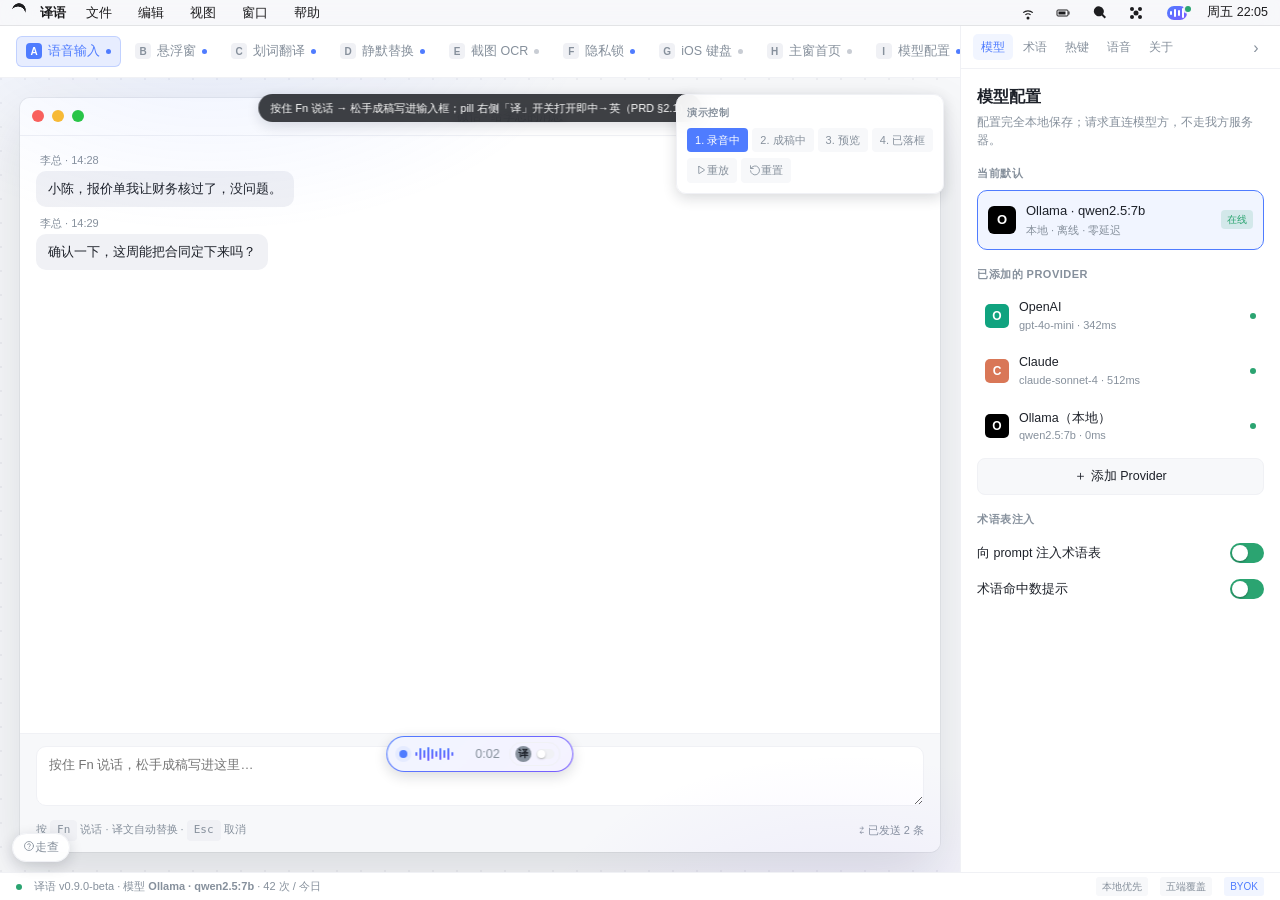
<file: prototypes/v7-spa/index.html>
<!DOCTYPE html>
<html lang="zh-CN">
<head>
<meta charset="UTF-8" />
<meta name="viewport" content="width=device-width, initial-scale=1.0" />
<meta name="description" content="译语 · 全平台 BYOK AI 语音成稿输入助手原型演示 · v7.2 设计优化版 · 15 页全量（macOS / Windows / iOS / Android 四端覆盖）" />
<meta name="theme-color" content="#4F7CFF" />
<title>译语 v7.2 · 15 页全量演示（四端覆盖 · 成稿范式 · 设计优化版）</title>
<link rel="icon" href="data:image/svg+xml,%3Csvg xmlns='http://www.w3.org/2000/svg' viewBox='0 0 64 64'%3E%3Crect width='64' height='64' rx='14' fill='%234F7CFF'/%3E%3Ctext x='32' y='44' text-anchor='middle' fill='white' font-family='sans-serif' font-size='36' font-weight='600'%3E译%3C/text%3E%3C/svg%3E" />
<link rel="stylesheet" href="styles.css" />
</head>
<body>
<!-- ============ 顶部 macOS 菜单栏 ============ -->
<div class="menubar" role="banner">
  <div class="menubar-left">
    <span class="menubar-apple" aria-hidden="true"></span>
    <span class="menubar-app" aria-current="page">译语</span>
    <span class="menubar-item" role="menuitem">文件</span>
    <span class="menubar-item" role="menuitem">编辑</span>
    <span class="menubar-item" role="menuitem">视图</span>
    <span class="menubar-item" role="menuitem">窗口</span>
    <span class="menubar-item" role="menuitem">帮助</span>
  </div>
  <div class="menubar-right">
    <span class="menubar-icon" title="Wi-Fi" aria-label="Wi-Fi">
      <svg viewBox="0 0 16 16" fill="currentColor" aria-hidden="true"><path d="M8 11.5a1.5 1.5 0 100 3 1.5 1.5 0 000-3zM5 9.4a4.2 4.2 0 016 0l-.85.85a3 3 0 00-4.3 0L5 9.4zM2.8 7.2a7.8 7.8 0 0110.4 0l-.85.86a6.6 6.6 0 00-8.7 0l-.85-.86z"/></svg>
    </span>
    <span class="menubar-icon" title="电池" aria-label="电池 87%">
      <svg viewBox="0 0 16 16" fill="currentColor" aria-hidden="true"><rect x="1" y="5" width="11" height="6" rx="1" fill="none" stroke="currentColor" stroke-width="1"/><rect x="2.5" y="6.5" width="7" height="3" fill="currentColor"/><rect x="12.5" y="6.5" width="1" height="3" fill="currentColor"/></svg>
    </span>
    <span class="menubar-icon" title="搜索" aria-label="搜索">
      <svg viewBox="0 0 16 16" fill="currentColor" aria-hidden="true"><path d="M11 7a4 4 0 11-8 0 4 4 0 018 0zm-1.4 3.5a5 5 0 111.4-1.4l3 3-1.4 1.4-3-3z"/></svg>
    </span>
    <span class="menubar-icon" title="控制中心" aria-label="控制中心">
      <svg viewBox="0 0 16 16" fill="currentColor" aria-hidden="true"><circle cx="4" cy="4" r="2"/><circle cx="12" cy="4" r="2"/><circle cx="4" cy="12" r="2"/><circle cx="12" cy="12" r="2"/><circle cx="8" cy="8" r="2.5"/></svg>
    </span>
    <button class="menubar-icon lingual" id="lingualIcon" aria-haspopup="dialog" aria-expanded="false" title="译语 · 当前在线">
      <span class="lingual-pill" aria-hidden="true">
        <span class="lingual-bar a"></span>
        <span class="lingual-bar b"></span>
        <span class="lingual-bar c"></span>
        <span class="lingual-bar d"></span>
      </span>
      <span class="lingual-status" aria-hidden="true"></span>
    </button>
    <time class="menubar-clock" id="menubarClock" datetime="2026-09-26T14:32">周六 14:32</time>
  </div>
</div>

<!-- ============ 译语菜单栏 Popover ============ -->
<div class="lingual-popover" id="lingualPopover" role="dialog" aria-labelledby="popover-title" hidden>
  <div class="popover-head">
    <div class="popover-title">
      <strong id="popover-title">译语</strong>
      <span class="popover-sub">按住 <kbd>Fn</kbd> 说话 · <kbd>⌥ Space</kbd> 唤起悬浮窗</span>
    </div>
    <span class="popover-dot ok" aria-label="在线"></span>
  </div>
  <div class="popover-section">
    <div class="popover-row">
      <span>当前模型</span>
      <span class="popover-val">Ollama · qwen2.5:7b</span>
    </div>
    <div class="popover-row">
      <span>语言方向</span>
      <span class="popover-val"><button type="button" style="all:unset;cursor:pointer;color:var(--brand)">中文 → English ⇄</button></span>
    </div>
    <div class="popover-row">
      <span>今日调用</span>
      <span class="popover-val">42 次 · 本地 0 ¥</span>
    </div>
  </div>
  <!-- v6 补全（PRD §6 #13 / ADR-005）：最近一条译文 + 复制/注入按钮 -->
  <div class="popover-divider" role="separator"></div>
  <div class="popover-recent" aria-label="最近一条译文">
    <div class="pocr-label">最近一条 · 刚刚 · A 流程</div>
    <div class="pocr-src">那个报价我确认没问题，下周三之前可以签合同。</div>
    <div class="pocr-tgt">Confirmed, no problem with the quote. We can sign the contract before next Wednesday.</div>
    <div class="pocr-actions">
      <button type="button" id="popoverCopy"><span class="ic sm" aria-hidden="true"><svg viewBox="0 0 24 24" fill="none" stroke="currentColor" stroke-width="1.7" stroke-linecap="round" stroke-linejoin="round"><rect x="9" y="9" width="12" height="12" rx="2.5"/><path d="M5.5 15H4.5A2 2 0 0 1 2.5 13V4.5a2 2 0 0 1 2-2H13a2 2 0 0 1 2 2v1"/></svg></span>复制</button>
      <button type="button" id="popoverInject" class="primary"><span class="ic sm" aria-hidden="true"><svg viewBox="0 0 24 24" fill="none" stroke="currentColor" stroke-width="1.7" stroke-linecap="round" stroke-linejoin="round"><path d="M12 3v11.5M6.5 9.5 12 15l5.5-5.5"/><path d="M4.5 20.5h15"/></svg></span>注入</button>
    </div>
  </div>
  <div class="popover-divider" role="separator"></div>
  <div class="popover-list" role="group" aria-label="翻译流程">
    <button type="button" class="popover-item" data-trigger="A"><span class="ic sm" aria-hidden="true"><svg viewBox="0 0 24 24" fill="none" stroke="currentColor" stroke-width="1.7" stroke-linecap="round" stroke-linejoin="round"><rect x="9" y="2.5" width="6" height="11.5" rx="3"/><path d="M5.5 11a6.5 6.5 0 0 0 13 0M12 17.5V21M9 21h6"/></svg></span>按住说话（<kbd>Fn</kbd>）</button>
    <button type="button" class="popover-item" data-trigger="B"><span class="ic sm" aria-hidden="true"><svg viewBox="0 0 24 24" fill="none" stroke="currentColor" stroke-width="1.7" stroke-linecap="round" stroke-linejoin="round"><rect x="3" y="4.5" width="18" height="15" rx="3"/><path d="M3 9h18M6.5 6.75h.01M9 6.75h.01"/></svg></span>悬浮窗翻译（<kbd>⌥ Space</kbd>）</button>
    <button type="button" class="popover-item" data-trigger="C"><span class="ic sm" aria-hidden="true"><svg viewBox="0 0 24 24" fill="none" stroke="currentColor" stroke-width="1.7" stroke-linecap="round" stroke-linejoin="round"><path d="M12 6.5v11"/><path d="M8 6.5h8M8 17.5h8"/><path d="M5 3.5h14M5 20.5h14" opacity="0.45"/></svg></span>划词翻译（<kbd>⌥ D</kbd>）</button>
    <button type="button" class="popover-item" data-trigger="D"><span class="ic sm" aria-hidden="true"><svg viewBox="0 0 24 24" fill="none" stroke="currentColor" stroke-width="1.7" stroke-linecap="round" stroke-linejoin="round"><path d="M16.5 3 21 7.5l-4.5 4.5"/><path d="M21 7.5H7"/><path d="M7.5 21 3 16.5 7.5 12"/><path d="M3 16.5h14"/></svg></span>静默替换（<kbd>⌥ Return</kbd>）</button>
    <button type="button" class="popover-item" data-trigger="E"><span class="ic sm" aria-hidden="true"><svg viewBox="0 0 24 24" fill="none" stroke="currentColor" stroke-width="1.7" stroke-linecap="round" stroke-linejoin="round"><path d="M4 8V6a2 2 0 0 1 2-2h2M16 4h2a2 2 0 0 1 2 2v2M20 16v2a2 2 0 0 1-2 2h-2M8 20H6a2 2 0 0 1-2-2v-2"/><path d="M4.5 12h15"/></svg></span>截图 OCR（<kbd>⌥ S</kbd>）</button>
  </div>
  <div class="popover-divider" role="separator"></div>
  <div class="popover-list" role="group" aria-label="设置">
    <button type="button" class="popover-item"><span class="ic sm" aria-hidden="true"><svg viewBox="0 0 24 24" fill="none" stroke="currentColor" stroke-width="1.7" stroke-linecap="round" stroke-linejoin="round"><path d="M10.4 3h3.2l.4 2.4a7 7 0 0 1 1.7 1l2.3-.9 1.6 2.8-1.8 1.6a7 7 0 0 1 0 2l1.8 1.6-1.6 2.8-2.3-.9a7 7 0 0 1-1.7 1L13.6 21h-3.2l-.4-2.4a7 7 0 0 1-1.7-1l-2.3.9-1.6-2.8 1.8-1.6a7 7 0 0 1 0-2L4.4 10.3 6 7.5l2.3.9a7 7 0 0 1 1.7-1z"/><circle cx="12" cy="12" r="2.8"/></svg></span>模型配置…</button>
    <button type="button" class="popover-item"><span class="ic sm" aria-hidden="true"><svg viewBox="0 0 24 24" fill="none" stroke="currentColor" stroke-width="1.7" stroke-linecap="round" stroke-linejoin="round"><path d="M4 19.5A2.5 2.5 0 0 1 6.5 17H20"/><path d="M6.5 2H20v20H6.5A2.5 2.5 0 0 1 4 19.5v-15A2.5 2.5 0 0 1 6.5 2z"/></svg></span>术语表…</button>
    <button type="button" class="popover-item"><span class="ic sm" aria-hidden="true"><svg viewBox="0 0 24 24" fill="none" stroke="currentColor" stroke-width="1.7" stroke-linecap="round" stroke-linejoin="round"><circle cx="12" cy="12" r="9"/><path d="M12 7v5l3.2 1.9"/></svg></span>历史记录…</button>
  </div>
  <div class="popover-divider" role="separator"></div>
  <div class="popover-list" role="group" aria-label="系统">
    <label class="popover-item toggle">
      <span>开机自启</span>
      <span class="mini-switch">
        <input type="checkbox" checked aria-label="开机自启" />
        <span class="ms-track"><span class="ms-thumb"></span></span>
      </span>
    </label>
    <label class="popover-item toggle">
      <span>隐私锁</span>
      <span class="mini-switch">
        <input type="checkbox" aria-label="隐私锁" />
        <span class="ms-track"><span class="ms-thumb"></span></span>
      </span>
    </label>
  </div>
  <div class="popover-foot">
    <button type="button" class="popover-foot-btn quit">退出译语</button>
  </div>
</div>

<!-- ============ 主舞台 ============ -->
<main class="stage">
  <nav class="stage-tabs" role="tablist" aria-label="演示流程">
    <button class="stage-tab active" data-tab="A" role="tab" aria-selected="true" id="tab-A" aria-controls="stageCanvas">
      <span class="tab-letter">A</span>
      <span class="tab-name">语音输入</span>
      <span class="tab-pill" data-priority="P0">P0</span>
    </button>
    <button class="stage-tab" data-tab="B" role="tab" aria-selected="false" id="tab-B" aria-controls="stageCanvas">
      <span class="tab-letter">B</span>
      <span class="tab-name">悬浮窗</span>
      <span class="tab-pill" data-priority="P0">P0</span>
    </button>
    <button class="stage-tab" data-tab="C" role="tab" aria-selected="false" id="tab-C" aria-controls="stageCanvas">
      <span class="tab-letter">C</span>
      <span class="tab-name">划词翻译</span>
      <span class="tab-pill" data-priority="P0">P0</span>
    </button>
    <button class="stage-tab" data-tab="D" role="tab" aria-selected="false" id="tab-D" aria-controls="stageCanvas">
      <span class="tab-letter">D</span>
      <span class="tab-name">静默替换</span>
      <span class="tab-pill" data-priority="P0">P0</span>
    </button>
    <button class="stage-tab" data-tab="E" role="tab" aria-selected="false" id="tab-E" aria-controls="stageCanvas">
      <span class="tab-letter">E</span>
      <span class="tab-name">截图 OCR</span>
      <span class="tab-pill" data-priority="P1">P1</span>
    </button>
    <button class="stage-tab" data-tab="F" role="tab" aria-selected="false" id="tab-F" aria-controls="stageCanvas">
      <span class="tab-letter">F</span>
      <span class="tab-name">隐私锁</span>
      <span class="tab-pill" data-priority="P0">P0</span>
    </button>
    <button class="stage-tab" data-tab="G" role="tab" aria-selected="false" id="tab-G" aria-controls="stageCanvas">
      <span class="tab-letter">G</span>
      <span class="tab-name">iOS 键盘</span>
      <span class="tab-pill" data-priority="P1">P1</span>
    </button>
    <button class="stage-tab" data-tab="H" role="tab" aria-selected="false" id="tab-H" aria-controls="stageCanvas">
      <span class="tab-letter">H</span>
      <span class="tab-name">主窗首页</span>
      <span class="tab-pill" data-priority="P1">P1</span>
    </button>
    <button class="stage-tab" data-tab="I" role="tab" aria-selected="false" id="tab-I" aria-controls="stageCanvas">
      <span class="tab-letter">I</span>
      <span class="tab-name">模型配置</span>
      <span class="tab-pill" data-priority="P0">P0</span>
    </button>
    <button class="stage-tab" data-tab="J" role="tab" aria-selected="false" id="tab-J" aria-controls="stageCanvas">
      <span class="tab-letter">J</span>
      <span class="tab-name">快捷键</span>
      <span class="tab-pill" data-priority="P0">P0</span>
    </button>
    <button class="stage-tab" data-tab="K" role="tab" aria-selected="false" id="tab-K" aria-controls="stageCanvas">
      <span class="tab-letter">K</span>
      <span class="tab-name">偏好/术语/Skills</span>
      <span class="tab-pill" data-priority="P0">P0</span>
    </button>
    <button class="stage-tab" data-tab="L" role="tab" aria-selected="false" id="tab-L" aria-controls="stageCanvas">
      <span class="tab-letter">L</span>
      <span class="tab-name">首次引导</span>
      <span class="tab-pill" data-priority="P0">P0</span>
    </button>
    <button class="stage-tab" data-tab="M" role="tab" aria-selected="false" id="tab-M" aria-controls="stageCanvas">
      <span class="tab-letter">M</span>
      <span class="tab-name">移动 App</span>
      <span class="tab-pill" data-priority="P1">P1</span>
    </button>
    <button class="stage-tab" data-tab="N" role="tab" aria-selected="false" id="tab-N" aria-controls="stageCanvas">
      <span class="tab-letter">N</span>
      <span class="tab-name">Windows 端</span>
      <span class="tab-pill" data-priority="P1">P1</span>
    </button>
    <button class="stage-tab" data-tab="O" role="tab" aria-selected="false" id="tab-O" aria-controls="stageCanvas">
      <span class="tab-letter">O</span>
      <span class="tab-name">Android 端</span>
      <span class="tab-pill" data-priority="P1">P1</span>
    </button>
  </nav>

  <div class="stage-canvas" id="stageCanvas" role="tabpanel" aria-labelledby="tab-A">
    <!-- 宿主应用：演示"任意输入框" -->
    <div class="host-app">
      <div class="host-titlebar">
        <span class="traffic-light" data-tl="close" aria-hidden="true"></span>
        <span class="traffic-light" data-tl="min" aria-hidden="true"></span>
        <span class="traffic-light" data-tl="max" aria-hidden="true"></span>
        <span class="host-title" id="hostTitle">WhatsApp · 给 Daniel 的消息</span>
      </div>
      <div class="host-body">
        <div class="host-thread" id="hostThread">
          <div class="msg msg-them">
            <div class="msg-meta">Daniel · 14:28</div>
            <div class="msg-bubble">Hi Kevin, can you confirm the quote by Wednesday? We want to sign the contract before next Friday.</div>
          </div>
          <div class="msg msg-them">
            <div class="msg-meta">Daniel · 14:29</div>
            <div class="msg-bubble">If the price is right, we're ready to move forward.</div>
          </div>
        </div>
        <div class="host-input-wrap">
          <textarea class="host-input" id="hostInput" placeholder="输入消息…（演示中：在任意位置点击即代表在输入框内）">我想确认一下，报价没问题的话，下周三之前能签合同。</textarea>
          <div class="host-input-bar">
            <span class="host-hint">按 <kbd>Fn</kbd> 说话 · 译文自动替换 · <kbd>Esc</kbd> 取消</span>
            <span class="host-status">⇄ 已发送 2 条</span>
          </div>
        </div>
      </div>
    </div>

    <!-- 演示组件叠层 -->
    <div class="stage-overlay" id="stageOverlay" aria-live="polite"></div>

    <!-- 演示控制面板 -->
    <div class="demo-controls" id="demoControls">
      <div class="demo-controls-title">演示控制</div>
      <div class="demo-controls-row" id="demoStateRow"></div>
      <div class="demo-controls-row">
        <button type="button" id="demoPlay"><span class="ic sm" aria-hidden="true"><svg viewBox="0 0 24 24" fill="none" stroke="currentColor" stroke-width="1.7" stroke-linecap="round" stroke-linejoin="round"><path d="M7.5 5.4v13.2a.6.6 0 0 0 .9.5l10.5-6.6a.6.6 0 0 0 0-1L8.4 4.9a.6.6 0 0 0-.9.5z"/></svg></span>重放</button>
        <button type="button" id="demoReset"><span class="ic sm" aria-hidden="true"><svg viewBox="0 0 24 24" fill="none" stroke="currentColor" stroke-width="1.7" stroke-linecap="round" stroke-linejoin="round"><path d="M3 3.5V9h5.5"/><path d="M3.8 9A9 9 0 1 1 3 13.5"/></svg></span>重置</button>
      </div>
    </div>

    <!-- 提示条 -->
    <div class="demo-hint" id="demoHint" hidden></div>
  </div>
</main>

<!-- ============ 右侧设置抽屉 ============ -->
<aside class="settings" id="settings" aria-label="设置">
  <div class="settings-head">
    <div class="settings-tabs" role="tablist" aria-label="设置分类">
      <button class="settings-tab active" data-stab="model" role="tab" aria-selected="true">模型</button>
      <button class="settings-tab" data-stab="term" role="tab" aria-selected="false">术语</button>
      <button class="settings-tab" data-stab="hot" role="tab" aria-selected="false">热键</button>
      <button class="settings-tab" data-stab="voice" role="tab" aria-selected="false">语音</button>
      <button class="settings-tab" data-stab="about" role="tab" aria-selected="false">关于</button>
    </div>
    <button class="settings-close" id="settingsClose" type="button" aria-label="折叠设置"></button>
  </div>

  <div class="settings-body">
    <!-- 模型 -->
    <section class="settings-pane active" data-pane="model" role="tabpanel">
      <div class="settings-h1">模型配置</div>
      <div class="settings-sub">配置完全本地保存；请求直连模型方，不走我方服务器。</div>

      <div class="settings-h2">当前默认</div>
      <div class="current-model">
        <div class="cm-logo" aria-hidden="true">O</div>
        <div class="cm-info">
          <div class="cm-name">Ollama · qwen2.5:7b</div>
          <div class="cm-meta">本地 · 离线 · 零延迟</div>
        </div>
        <span class="badge live">在线</span>
      </div>

      <div class="settings-h2">已添加的 Provider</div>
      <div class="provider-list">
        <div class="provider-row">
          <div class="pr-logo" style="background:#10A37F">O</div>
          <div class="pr-info"><div class="pr-name">OpenAI</div><div class="pr-host">gpt-4o-mini · 342ms</div></div>
          <span class="dot ok" aria-label="健康"></span>
        </div>
        <div class="provider-row">
          <div class="pr-logo" style="background:#D97757">C</div>
          <div class="pr-info"><div class="pr-name">Claude</div><div class="pr-host">claude-sonnet-4 · 512ms</div></div>
          <span class="dot ok" aria-label="健康"></span>
        </div>
        <div class="provider-row">
          <div class="pr-logo" style="background:#000">O</div>
          <div class="pr-info"><div class="pr-name">Ollama（本地）</div><div class="pr-host">qwen2.5:7b · 0ms</div></div>
          <span class="dot ok" aria-label="健康"></span>
        </div>
      </div>
      <button type="button" class="settings-btn ghost full">＋ 添加 Provider</button>

      <div class="settings-h2">术语表注入</div>
      <div class="settings-row">
        <span class="settings-label">向 prompt 注入术语表</span>
        <label class="switch"><input type="checkbox" checked aria-label="向 prompt 注入术语表" /><span class="sw-track"><span class="sw-thumb"></span></span></label>
      </div>
      <div class="settings-row">
        <span class="settings-label">术语命中数提示</span>
        <label class="switch"><input type="checkbox" checked aria-label="术语命中数提示" /><span class="sw-track"><span class="sw-thumb"></span></span></label>
      </div>
    </section>

    <!-- 术语 -->
    <section class="settings-pane" data-pane="term" role="tabpanel" hidden>
      <div class="settings-h1">术语表</div>
      <div class="settings-sub">注入到 prompt，防止专名错译；支持按场景分表。</div>

      <div class="term-tabs" role="tablist">
        <button class="term-tab active" data-term="通用" role="tab" aria-selected="true">通用 · 8</button>
        <button class="term-tab" data-term="跨境电商" role="tab" aria-selected="false">跨境电商 · 12</button>
        <button class="term-tab" data-term="法律合同" role="tab" aria-selected="false">法律合同 · 6</button>
        <button class="term-tab" data-term="技术文档" role="tab" aria-selected="false">技术文档 · 24</button>
      </div>

      <div class="term-list" id="termList"></div>
      <button type="button" class="settings-btn primary full">＋ 添加词条</button>
      <button type="button" class="settings-btn ghost full"><span class="ic" aria-hidden="true"><svg viewBox="0 0 24 24" fill="none" stroke="currentColor" stroke-width="1.7" stroke-linecap="round" stroke-linejoin="round"><path d="M12 3v11M7 9.5l5 5 5-5"/><path d="M4 20.5h16"/></svg></span>导入 / 分享</button>
    </section>

    <!-- 热键 -->
    <section class="settings-pane" data-pane="hot" role="tabpanel" hidden>
      <div class="settings-h1">热键</div>
      <div class="settings-sub">全部可改；冲突时红字提示占用方（PRD §4）。</div>

      <div id="hotkeyList"></div>
    </section>

    <!-- 语音 -->
    <section class="settings-pane" data-pane="voice" role="tabpanel" hidden>
      <div class="settings-h1">语音</div>

      <div class="settings-h2">转写引擎</div>
      <div class="radio-row">
        <label class="radio-card">
          <input type="radio" name="stt" checked />
          <div class="rc-body">
            <div class="rc-name">本地 Whisper</div>
            <div class="rc-meta">离线 · 零延迟 · 小</div>
          </div>
        </label>
        <label class="radio-card">
          <input type="radio" name="stt" />
          <div class="rc-body">
            <div class="rc-name">云端 STT</div>
            <div class="rc-meta">按 Key 走 · 大模型精度</div>
          </div>
        </label>
      </div>

      <div class="settings-h2">成稿设置</div>
      <div class="settings-row">
        <span class="settings-label">去口头禅</span>
        <label class="switch"><input type="checkbox" checked aria-label="去口头禅" /><span class="sw-track"><span class="sw-thumb"></span></span></label>
      </div>
      <div class="settings-row">
        <span class="settings-label">自动补标点</span>
        <label class="switch"><input type="checkbox" checked aria-label="自动补标点" /><span class="sw-track"><span class="sw-thumb"></span></span></label>
      </div>
      <div class="settings-row">
        <span class="settings-label">预览窗口</span>
        <select class="select" aria-label="预览窗口">
          <option>1.2 秒后自动写入</option>
          <option>总是预览</option>
          <option>直接写入</option>
        </select>
      </div>
    </section>

    <!-- 关于 -->
    <section class="settings-pane" data-pane="about" role="tabpanel" hidden>
      <div class="settings-h1">关于</div>
      <div class="about-card">
        <div class="about-logo" aria-hidden="true">译</div>
        <div class="about-name">译语 / LinguaFlow</div>
        <div class="about-ver" id="aboutVer">v0.9.0-beta · Pro</div>
        <div class="about-meta">五端全覆盖 · BYOK · 零采集</div>
      </div>

      <div class="settings-h2">隐私</div>
      <div class="privacy-row">
        <div class="prv-icon" aria-hidden="true"><span class="ic" aria-hidden="true"><svg viewBox="0 0 24 24" fill="none" stroke="currentColor" stroke-width="1.7" stroke-linecap="round" stroke-linejoin="round"><path d="M12 2.5 20 6v5c0 5-3.4 8.9-8 10.5C7.4 19.9 4 16 4 11V6z"/></svg></span></div>
        <div>
          <div class="prv-name">零遥测</div>
          <div class="prv-meta">所有调用直连模型方，不经我方服务器</div>
        </div>
        <label class="switch"><input type="checkbox" aria-label="零遥测" /><span class="sw-track"><span class="sw-thumb"></span></span></label>
      </div>
      <div class="privacy-row">
        <div class="prv-icon" aria-hidden="true"><span class="ic" aria-hidden="true"><svg viewBox="0 0 24 24" fill="none" stroke="currentColor" stroke-width="1.7" stroke-linecap="round" stroke-linejoin="round"><rect x="5" y="10.5" width="14" height="10" rx="2.5"/><path d="M8.5 10.5V7.5a3.5 3.5 0 0 1 7 0v3M12 14.5v2.5"/></svg></span></div>
        <div>
          <div class="prv-name">隐私锁</div>
          <div class="prv-meta">主窗需 FaceID / 密码</div>
        </div>
        <label class="switch"><input type="checkbox" aria-label="隐私锁" /><span class="sw-track"><span class="sw-thumb"></span></span></label>
      </div>
      <div class="privacy-row">
        <div class="prv-icon" aria-hidden="true"><span class="ic" aria-hidden="true"><svg viewBox="0 0 24 24" fill="none" stroke="currentColor" stroke-width="1.7" stroke-linecap="round" stroke-linejoin="round"><circle cx="12" cy="12" r="9"/><path d="M3 12h18"/><path d="M12 3c2.3 2.3 3.6 5.5 3.6 9s-1.3 6.7-3.6 9c-2.3-2.3-3.6-5.5-3.6-9S9.7 5.3 12 3z"/></svg></span></div>
        <div>
          <div class="prv-name">断网提示</div>
          <div class="prv-meta">自动切换离线模式</div>
        </div>
        <label class="switch"><input type="checkbox" checked aria-label="断网提示" /><span class="sw-track"><span class="sw-thumb"></span></span></label>
      </div>
    </section>
  </div>
</aside>

<!-- ============ 底部状态条 ============ -->
<footer class="statusbar" role="contentinfo">
  <div class="statusbar-left">
    <span class="dot ok" aria-hidden="true"></span>
    <span>译语 <span id="statusVersion">v0.9.0-beta</span> · 模型 <strong>Ollama · qwen2.5:7b</strong> · 42 次 / 今日</span>
  </div>
  <div class="statusbar-right">
    <span class="statusbar-mode">本地优先</span>
    <span class="statusbar-mode">五端覆盖</span>
    <span class="statusbar-mode accent">BYOK</span>
  </div>
</footer>

<!-- ============ 走查指南（13 页演示路径） ============ -->
<button type="button" class="tour-toggle" id="tourToggle" aria-expanded="false" aria-controls="tourPanel"><span class="ic sm" aria-hidden="true"><svg viewBox="0 0 24 24" fill="none" stroke="currentColor" stroke-width="1.7" stroke-linecap="round" stroke-linejoin="round"><circle cx="12" cy="12" r="9"/><path d="M9.2 9.2a2.9 2.9 0 0 1 5.6 1c0 1.9-2.8 2.3-2.8 3.8"/><path d="M12 17.2h.01"/></svg></span>走查</button>
<div class="tour-panel" id="tourPanel" role="dialog" aria-label="走查指南" hidden>
  <div class="tour-head">
    <strong>走查指南 · 15 页全量（四端覆盖）</strong>
    <button type="button" class="tour-close" id="tourClose" aria-label="关闭"><span class="ic" aria-hidden="true"><svg viewBox="0 0 24 24" fill="none" stroke="currentColor" stroke-width="1.7" stroke-linecap="round" stroke-linejoin="round"><path d="M6 6l12 12M18 6 6 18"/></svg></span></button>
  </div>
  <ol class="tour-list">
    <li><strong>主流程</strong>：A 语音输入 → B 悬浮窗 → C 划词 → D 静默替换 → E 截图 OCR（键盘 <kbd>1</kbd>–<kbd>5</kbd>）</li>
    <li><strong>状态切换</strong>：每个 Tab 右上「演示控制」可单切状态或 ▶ 重放全流程</li>
    <li><strong>系统页</strong>：F 隐私锁（<kbd>6</kbd>）· G iOS 键盘（<kbd>7</kbd>）· H 主窗首页/用量（<kbd>8</kbd>）· I 模型配置（<kbd>9</kbd>）· J 快捷键（<kbd>0</kbd>）；K/L/M/N/O 点 Tab 切换</li>
    <li><strong>跨端</strong>：N Windows 端（Win11 · <kbd>Win+H</kbd> · 托盘快速面板）· O Android 端（Gboard 语音 · Material You App）</li>
    <li><strong>菜单栏</strong>：右上译语图标 → Popover（含最近一条译文 + 复制/注入，ADR-005）</li>
    <li><strong>主题</strong>：跟随系统浅/深色；Token 对齐 PRD §5.2（主色 #4F7CFF）</li>
  </ol>
</div>

<script src="app.js"></script>
</body>
</html>
</file>
<file: prototypes/v7-spa/styles.css>
/* ========================================================================
   译语 v7.1 · 13 页全量演示原型（设计优化版 · 颜值）
   - 设计 Token 取自 PRD v3.x §5.2（品牌主色 #4F7CFF）
   - 品牌渐变：蓝→紫（PRD §5.1 参考系 Chatterfly「柔和蓝紫渐变」）
   - 图标体系：内联 SVG 线性图标（stroke 1.7 / round / currentColor）
   - macOS 原生范式：菜单栏常驻 + 浮层 Popover（ADR-005）
   - 13 页全量：A 语音 / B 悬浮 / C 划词 / D 静默 / E OCR / F 隐私锁 /
     G 移动键盘 / H 主窗首页 / I 模型配置 / J 快捷键 / K 偏好·术语·Skills /
     L 首次引导 / M 移动 App（Popover 补全最近译文，PRD §6 #13）
   ======================================================================== */

:root {
  /* PRD §5.2 浅色 token（品牌主色 #4F7CFF） */
  --brand: #4F7CFF;            /* 主品牌色 蓝（PRD §5.2） */
  --brand-2: #7B5CFF;          /* 渐变副色 蓝→紫（PRD §5.1 参考 Chatterfly 蓝紫渐变） */
  --brand-soft: #4F7CFF14;     /* 主色极淡底（8% 替代 13%，降低大面积染色） */
  --brand-soft-2: #4F7CFF22;   /* 主色淡底（hover 态用） */
  --accent: #FF7A45;
  --bg-bar: #FFFFFFEB;
  --bg-source: #F7F8FA;
  --bg-window: #FFFFFF;
  --bg-hover: #F0F1F5;
  --text: #1D2129;
  --text-2: #86909C;
  --text-3: #C9CDD4;
  --divider: #F0F1F5;
  --divider-strong: #E5E7EB;
  --error: #F53F3F;
  --success: #2BA471;
  --warning: #FF7D00;

  /* 品牌渐变（声波 / 主视觉 / 字标统一用） */
  --brand-grad: linear-gradient(135deg, #4F7CFF 0%, #7B5CFF 100%);

  /* macOS 系统色 */
  --mac-close: #FF5F57;
  --mac-min: #FEBC2E;
  --mac-max: #28C840;
  --mac-menubar-bg: rgba(248, 248, 250, 0.88);
  --mac-menubar-text: #1D1D1F;
  --mac-menubar-border: rgba(0, 0, 0, 0.08);

  /* 尺寸 token（PRD §5.1） */
  --size-bar: 280px;
  --size-bar-h: 32px;
  --size-popover: 380px;
  --size-window: 960px;
  --size-window-min-h: 640px;

  /* 字阶（收敛体系：11 辅助 / 12 说明 / 13 正文 / 15 强调 / 17 标题 / 20 大标题） */
  --fs-2xs: 10px;
  --fs-xs: 11px;
  --fs-sm: 12px;
  --fs-base: 13px;
  --fs-md: 15px;
  --fs-lg: 17px;
  --fs-xl: 20px;

  /* 圆角 */
  --r-btn: 8px;
  --r-input: 10px;
  --r-card: 10px;
  --r-popover: 14px;
  --r-pill: 999px;

  /* 阴影（三层体系：xs 卡片 / md 浮层 / lg 窗口） */
  --shadow-xs: 0 1px 2px rgba(16, 24, 40, 0.06), 0 1px 3px rgba(16, 24, 40, 0.08);
  --shadow-md: 0 4px 14px rgba(16, 24, 40, 0.14);
  --shadow-popover: 0 8px 24px rgba(16, 24, 40, 0.18), 0 2px 6px rgba(16, 24, 40, 0.08);
  --shadow-window: 0 24px 60px rgba(16, 24, 40, 0.13), 0 0 0 1px rgba(16, 24, 40, 0.05);
  --shadow-bar: 0 4px 14px rgba(16, 24, 40, 0.16);
  --shadow-brand: 0 4px 16px rgba(79, 124, 255, 0.35);

  /* 动画 */
  --ease: cubic-bezier(0.2, 0.8, 0.2, 1);
  --t-fast: 120ms;
  --t-base: 180ms;

  /* 兼容别名（v5 部分组件引用了未定义的 --surface / --shadow-lg，v6 修复） */
  --surface: var(--bg-window);
  --shadow-lg: var(--shadow-window);
}

@media (prefers-color-scheme: dark) {
  :root {
    --brand: #5B8CFF;
    --brand-2: #8E74FF;
    --brand-soft: #5B8CFF1F;
    --brand-soft-2: #5B8CFF33;
    --accent: #FF8A5C;
    --bg-bar: rgba(30, 31, 36, 0.92);
    --bg-source: #131519;
    --bg-window: #1E1F24;
    --bg-hover: #26282E;
    --text: #E8EAED;
    --text-2: #9AA0A6;
    --text-3: #5F6368;
    --divider: #2E3038;
    --divider-strong: #3A3D45;
    --error: #F76965;
    --success: #3CCB91;
    --warning: #FFA940;

    --brand-grad: linear-gradient(135deg, #5B8CFF 0%, #8E74FF 100%);

    --mac-menubar-bg: rgba(28, 28, 30, 0.92);
    --mac-menubar-text: #F5F5F7;
    --mac-menubar-border: rgba(255, 255, 255, 0.08);

    --shadow-xs: 0 1px 2px rgba(0, 0, 0, 0.3);
    --shadow-md: 0 4px 14px rgba(0, 0, 0, 0.4);
    --shadow-popover: 0 8px 24px rgba(0, 0, 0, 0.5), 0 2px 6px rgba(0, 0, 0, 0.3);
    --shadow-window: 0 24px 60px rgba(0, 0, 0, 0.5), 0 0 0 1px rgba(255, 255, 255, 0.06);
    --shadow-bar: 0 4px 14px rgba(0, 0, 0, 0.5);
    --shadow-brand: 0 4px 16px rgba(91, 140, 255, 0.4);
  }
}

* { box-sizing: border-box; }

html, body {
  margin: 0;
  padding: 0;
  height: 100%;
  overflow: hidden;
  font-family: -apple-system, BlinkMacSystemFont, "SF Pro Text", "PingFang SC", "HarmonyOS Sans", "Helvetica Neue", Arial, sans-serif;
  font-size: 13px;
  line-height: 1.5;
  background: var(--bg-source);
  color: var(--text);
  -webkit-font-smoothing: antialiased;
  -moz-osx-font-smoothing: grayscale;
}

button {
  font: inherit;
  color: inherit;
  cursor: pointer;
  border: none;
  background: none;
}

button:focus-visible,
[role="tab"]:focus-visible,
input:focus-visible,
select:focus-visible,
textarea:focus-visible {
  outline: 2px solid var(--brand);
  outline-offset: 2px;
}

kbd {
  display: inline-block;
  padding: 1px 6px;
  font-family: -apple-system, "SF Mono", monospace;
  font-size: 11px;
  background: var(--bg-hover);
  border: 1px solid var(--divider);
  border-radius: 4px;
  box-shadow: 0 1px 0 var(--divider);
}

/* ------------------------------------------------------------------------
   v7.1 内联 SVG 线性图标基类（替代 emoji：统一风格 / 跨平台一致 / 继承色）
   ------------------------------------------------------------------------ */
.ic {
  display: inline-block;
  width: 14px;
  height: 14px;
  flex-shrink: 0;
  vertical-align: -2px;
  fill: none;
  stroke: currentColor;
  stroke-width: 1.7;
  stroke-linecap: round;
  stroke-linejoin: round;
}
.ic svg {
  width: 100%;
  height: 100%;
  display: block;
}
.ic.sm { width: 12px; height: 12px; vertical-align: -1.5px; }
.ic.lg { width: 18px; height: 18px; vertical-align: -3.5px; }
.ic.xl { width: 22px; height: 22px; vertical-align: -5px; }

/* ========================================================================
   顶部 macOS 菜单栏（核心入口）
   ======================================================================== */
.menubar {
  position: fixed;
  top: 0; left: 0; right: 0;
  height: 26px;
  display: flex;
  justify-content: space-between;
  align-items: center;
  padding: 0 12px;
  background: var(--mac-menubar-bg);
  backdrop-filter: blur(20px) saturate(180%);
  -webkit-backdrop-filter: blur(20px) saturate(180%);
  border-bottom: 1px solid var(--mac-menubar-border);
  color: var(--mac-menubar-text);
  font-size: 13px;
  z-index: 1000;
  user-select: none;
}

.menubar-left,
.menubar-right {
  display: flex;
  align-items: center;
  gap: 14px;
}

.menubar-apple {
  font-size: 14px;
  /* SF Symbols 在非 Apple 平台 fallback */
}
.menubar-apple::before {
  content: ""; /* 留空，由 ::after 显示字符 */
}
.menubar-apple::after {
  content: "";
  display: inline-block;
  width: 14px;
  height: 14px;
  background: currentColor;
  -webkit-mask: radial-gradient(circle at 30% 70%, transparent 7px, currentColor 7.5px);
          mask: radial-gradient(circle at 30% 70%, transparent 7px, currentColor 7.5px);
  border-radius: 50% 50% 50% 0;
  transform: rotate(-30deg);
}

.menubar-app {
  font-weight: 600;
}

.menubar-item {
  padding: 0 6px;
  border-radius: 4px;
  cursor: pointer;
  transition: background var(--t-fast) var(--ease);
}
.menubar-item:hover {
  background: var(--brand-soft);
}

.menubar-icon {
  display: inline-flex;
  align-items: center;
  justify-content: center;
  width: 22px;
  height: 22px;
  border-radius: 4px;
  cursor: pointer;
  transition: background var(--t-fast) var(--ease);
}
.menubar-icon:hover { background: var(--brand-soft); }
.menubar-icon svg { width: 16px; height: 16px; }

/* 译语菜单栏图标（品牌核心入口） */
.menubar-icon.lingual {
  position: relative;
  width: auto;
  padding: 0 6px;
}
.lingual-pill {
  display: inline-flex;
  align-items: center;
  gap: 2px;
  height: 14px;
  padding: 0 3px;
  background: var(--brand-grad);
  border-radius: 7px;
}
.lingual-bar {
  display: inline-block;
  width: 2px;
  background: white;
  border-radius: 1px;
  animation: lingual-wave 1.6s var(--ease) infinite;
}
.lingual-bar.a { height: 4px; animation-delay: 0s; }
.lingual-bar.b { height: 8px; animation-delay: 0.15s; }
.lingual-bar.c { height: 6px; animation-delay: 0.3s; }
.lingual-bar.d { height: 10px; animation-delay: 0.45s; }
@keyframes lingual-wave {
  0%, 100% { transform: scaleY(0.4); }
  50%      { transform: scaleY(1); }
}

.lingual-status {
  position: absolute;
  top: 4px;
  right: 2px;
  width: 6px;
  height: 6px;
  border-radius: 50%;
  background: var(--success);
  box-shadow: 0 0 0 2px var(--mac-menubar-bg);
}

.menubar-clock {
  font-variant-numeric: tabular-nums;
  font-size: 12.5px;
}

/* ========================================================================
   译语菜单栏 Popover（点击图标展开）
   ======================================================================== */
.lingual-popover {
  position: fixed;
  top: 30px;
  right: 8px;
  width: 320px;
  background: var(--bg-bar);
  backdrop-filter: blur(24px) saturate(180%);
  -webkit-backdrop-filter: blur(24px) saturate(180%);
  border-radius: var(--r-popover);
  box-shadow: var(--shadow-popover);
  border: 1px solid var(--divider);
  padding: 6px;
  z-index: 1100;
  animation: popover-enter 160ms var(--ease);
}
@keyframes popover-enter {
  from { opacity: 0; transform: translateY(-4px) scale(0.98); }
  to   { opacity: 1; transform: translateY(0) scale(1); }
}
.lingual-popover[hidden] { display: none; }

.popover-head {
  display: flex;
  align-items: center;
  justify-content: space-between;
  padding: 8px 10px;
  margin-bottom: 4px;
}
.popover-title strong { font-size: 14px; }
.popover-sub {
  display: block;
  font-size: 11px;
  color: var(--text-2);
  margin-top: 2px;
}
.popover-dot {
  width: 8px; height: 8px;
  border-radius: 50%;
  background: var(--text-3);
}
.popover-dot.ok { background: var(--success); }

.popover-section {
  background: var(--bg-source);
  border-radius: 8px;
  padding: 6px 10px;
  margin: 0 4px 4px;
}
.popover-row {
  display: flex;
  justify-content: space-between;
  font-size: 12px;
  padding: 3px 0;
  color: var(--text-2);
}
.popover-val {
  color: var(--text);
  font-weight: 500;
}

.popover-divider {
  height: 1px;
  background: var(--divider);
  margin: 4px 6px;
}

.popover-list {
  display: flex;
  flex-direction: column;
  gap: 1px;
}

.popover-item {
  display: flex;
  align-items: center;
  justify-content: space-between;
  width: 100%;
  padding: 6px 10px;
  font-size: 13px;
  text-align: left;
  border-radius: 6px;
  transition: background var(--t-fast) var(--ease);
}
.popover-item:hover { background: var(--brand-soft); }
.popover-item.toggle { font-size: 12.5px; }

.popover-foot {
  padding: 4px;
  border-top: 1px solid var(--divider);
  margin-top: 4px;
}
.popover-foot-btn {
  width: 100%;
  padding: 6px 10px;
  font-size: 12px;
  color: var(--text-2);
  text-align: left;
  border-radius: 6px;
}
.popover-foot-btn:hover { background: var(--bg-hover); color: var(--text); }

/* mini-switch（在 Popover 内用的紧凑 toggle） */
.mini-switch {
  position: relative;
  display: inline-block;
  width: 28px;
  height: 16px;
  flex-shrink: 0;
}
.mini-switch input {
  position: absolute;
  opacity: 0;
  width: 100%;
  height: 100%;
  margin: 0;
  cursor: pointer;
  z-index: 1;
}
.mini-switch .ms-track {
  position: absolute;
  inset: 0;
  background: var(--text-3);
  border-radius: var(--r-pill);
  transition: background var(--t-base) var(--ease);
}
.mini-switch .ms-thumb {
  position: absolute;
  top: 2px;
  left: 2px;
  width: 12px;
  height: 12px;
  background: white;
  border-radius: 50%;
  transition: transform var(--t-base) var(--ease);
  box-shadow: 0 1px 2px rgba(0,0,0,0.3);
}
.mini-switch input:checked ~ .ms-track { background: var(--success); }
.mini-switch input:checked ~ .ms-thumb { transform: translateX(12px); }
.mini-switch input:focus-visible ~ .ms-track {
  outline: 2px solid var(--brand);
  outline-offset: 2px;
}

/* ========================================================================
   主舞台
   ======================================================================== */
.stage {
  position: fixed;
  top: 26px; bottom: 28px; left: 0; right: 320px;
  display: flex;
  flex-direction: column;
  background: var(--bg-source);
}

/* 演示场景 Tab（13 页横向可滚动） */
.stage-tabs {
  display: flex;
  gap: 4px;
  padding: 10px 16px;
  background: var(--bg-window);
  border-bottom: 1px solid var(--divider);
  overflow-x: auto;
  scrollbar-width: thin;
}

.stage-tab {
  display: flex;
  align-items: center;
  gap: 6px;
  padding: 6px 10px;
  border-radius: 6px;
  font-size: 12.5px;
  color: var(--text-2);
  transition: background var(--t-fast) var(--ease), color var(--t-fast) var(--ease), box-shadow var(--t-fast) var(--ease);
  white-space: nowrap;
  flex-shrink: 0;
}
.stage-tab:hover { background: var(--bg-hover); color: var(--text); }
.stage-tab.active {
  background: var(--brand-soft-2);
  color: var(--brand);
  font-weight: 500;
  box-shadow: inset 0 0 0 1px rgba(79, 124, 255, 0.25);
}
.tab-letter {
  display: inline-flex;
  align-items: center;
  justify-content: center;
  width: 16px; height: 16px;
  background: var(--bg-hover);
  border-radius: 4px;
  font-size: 10px;
  font-weight: 600;
  transition: background var(--t-fast) var(--ease);
}
.stage-tab.active .tab-letter {
  background: var(--brand);
  color: white;
}
/* 优先级徽章降噪（v7.1）：点状色标替代大色块，减少 13 Tab 的视觉噪音 */
.tab-pill {
  display: inline-block;
  width: 5px;
  height: 5px;
  padding: 0;
  font-size: 0;
  background: var(--text-3);
  border-radius: 50%;
}
.tab-pill[data-priority="P0"] { background: var(--brand); }
.tab-pill[data-priority="P1"] { background: var(--text-3); }

/* 舞台画布（点阵底纹 + 品牌光晕氛围；v7.1 升级：双光晕呼应品牌渐变） */
.stage-canvas {
  flex: 1;
  position: relative;
  overflow: hidden;
  background: var(--bg-source);
}
.stage-canvas::before {
  content: "";
  position: absolute;
  inset: 0;
  background-image:
    radial-gradient(circle at 1px 1px, var(--text-3) 1px, transparent 0);
  background-size: 24px 24px;
  background-position: 0 0;
  opacity: 0.25;
  pointer-events: none;
}
.stage-canvas::after {
  content: "";
  position: absolute;
  inset: 0;
  background:
    radial-gradient(560px 320px at 22% -8%, rgba(79, 124, 255, 0.10), transparent 68%),
    radial-gradient(480px 300px at 88% 110%, rgba(123, 92, 255, 0.09), transparent 66%);
  pointer-events: none;
}
@media (prefers-color-scheme: dark) {
  .stage-canvas::after {
    background:
      radial-gradient(560px 320px at 22% -8%, rgba(91, 140, 255, 0.14), transparent 68%),
      radial-gradient(480px 300px at 88% 110%, rgba(142, 116, 255, 0.12), transparent 66%);
  }
}

/* 宿主应用（模拟任意输入框所在的应用） */
.host-app {
  position: absolute;
  top: 20px; left: 20px; right: 20px; bottom: 20px;
  background: var(--bg-window);
  border-radius: 10px;
  box-shadow: var(--shadow-window);
  display: flex;
  flex-direction: column;
  overflow: hidden;
  opacity: 1;
}
.host-titlebar {
  display: flex;
  align-items: center;
  gap: 8px;
  height: 38px;
  padding: 0 12px;
  background: var(--bg-window);
  border-bottom: 1px solid var(--divider);
}
.traffic-light {
  width: 12px; height: 12px;
  border-radius: 50%;
  display: inline-block;
}
.traffic-light[data-tl="close"] { background: var(--mac-close); }
.traffic-light[data-tl="min"]   { background: var(--mac-min); }
.traffic-light[data-tl="max"]   { background: var(--mac-max); }
.host-title {
  flex: 1;
  text-align: center;
  font-size: 12px;
  color: var(--text-2);
  font-weight: 500;
}
.host-body {
  flex: 1;
  display: flex;
  flex-direction: column;
  overflow: hidden;
}
.host-thread {
  flex: 1;
  overflow-y: auto;
  padding: 16px;
  display: flex;
  flex-direction: column;
  gap: 8px;
}
.msg {
  max-width: 70%;
  align-self: flex-start;
}
.msg-them { align-self: flex-start; }
.msg-me   { align-self: flex-end; }
.msg-meta {
  font-size: 11px;
  color: var(--text-2);
  margin-bottom: 3px;
  padding: 0 4px;
}
.msg-bubble {
  padding: 8px 12px;
  background: var(--bg-hover);
  border-radius: 10px;
  font-size: 13px;
  line-height: 1.5;
}
.msg-me .msg-bubble {
  background: var(--brand-grad);
  color: white;
}

.host-input-wrap {
  border-top: 1px solid var(--divider);
  padding: 12px 16px;
  background: var(--bg-source);
}
.host-input {
  width: 100%;
  min-height: 60px;
  max-height: 120px;
  padding: 8px 12px;
  background: var(--bg-window);
  border: 1px solid var(--divider);
  border-radius: var(--r-input);
  font: inherit;
  font-size: 13px;
  resize: vertical;
  color: var(--text);
}
.host-input:focus {
  outline: none;
  border-color: var(--brand);
  box-shadow: 0 0 0 3px var(--brand-soft);
}
.host-input-bar {
  display: flex;
  justify-content: space-between;
  align-items: center;
  margin-top: 8px;
  font-size: 11px;
  color: var(--text-2);
}

/* 舞台叠层（演示组件插到这里） */
.stage-overlay {
  position: absolute;
  inset: 0;
  pointer-events: none;
  z-index: 10;
}
.stage-overlay > * { pointer-events: auto; }

/* ========================================================================
   录音 / 状态条（PRD §2.1 流程 A）
   ======================================================================== */
.bar {
  position: absolute;
  left: 50%;
  bottom: 100px;
  transform: translateX(-50%) translateY(0);
  display: flex;
  align-items: center;
  padding: 0 10px;
  gap: 8px;
  width: var(--size-bar);
  height: var(--size-bar-h);
  background: var(--bg-bar);
  backdrop-filter: blur(20px) saturate(180%);
  -webkit-backdrop-filter: blur(20px) saturate(180%);
  border: 1px solid var(--divider);
  border-radius: 10px;
  box-shadow: var(--shadow-bar);
  font-size: 13px;
  line-height: 1;
  color: var(--text);
  transition: all var(--t-base) var(--ease);
}

.bar .mic-dot {
  width: 8px; height: 8px;
  border-radius: 50%;
  background: var(--brand);
  box-shadow: 0 0 0 4px var(--brand-soft);
  animation: mic-pulse 1.2s var(--ease) infinite;
  flex-shrink: 0;
}
@keyframes mic-pulse {
  0%, 100% { box-shadow: 0 0 0 4px var(--brand-soft); }
  50%      { box-shadow: 0 0 0 7px var(--brand-soft); }
}

.bar-wave {
  flex: 1;
  display: flex;
  align-items: center;
  gap: 2px;
  height: 16px;
}
.bar-wave span {
  display: inline-block;
  width: 2px;
  background: var(--brand);
  border-radius: 1px;
  animation: bar-wave 0.8s var(--ease) infinite;
}
.bar-wave span:nth-child(1) { height: 30%; animation-delay: 0s; }
.bar-wave span:nth-child(2) { height: 70%; animation-delay: 0.1s; }
.bar-wave span:nth-child(3) { height: 50%; animation-delay: 0.2s; }
.bar-wave span:nth-child(4) { height: 90%; animation-delay: 0.3s; }
.bar-wave span:nth-child(5) { height: 60%; animation-delay: 0.4s; }
.bar-wave span:nth-child(6) { height: 40%; animation-delay: 0.5s; }
.bar-wave span:nth-child(7) { height: 80%; animation-delay: 0.6s; }
.bar-wave span:nth-child(8) { height: 50%; animation-delay: 0.7s; }
.bar-wave span:nth-child(9) { height: 70%; animation-delay: 0.8s; }
.bar-wave span:nth-child(10) { height: 30%; animation-delay: 0.9s; }
@keyframes bar-wave {
  0%, 100% { transform: scaleY(0.4); }
  50%      { transform: scaleY(1); }
}

.bar-text {
  flex: 1;
  font-size: 12.5px;
  overflow: hidden;
  text-overflow: ellipsis;
  white-space: nowrap;
}
.bar-text .chars {
  font-variant-numeric: tabular-nums;
  color: var(--text-2);
}

.bar-spinner {
  width: 14px; height: 14px;
  border: 2px solid var(--brand-soft-2);
  border-top-color: var(--brand);
  border-radius: 50%;
  animation: spin 0.8s linear infinite;
}
@keyframes spin { to { transform: rotate(360deg); } }

.bar-cursor {
  display: inline-block;
  width: 1px;
  height: 12px;
  background: var(--brand);
  vertical-align: middle;
  margin-left: 1px;
  animation: blink 1s infinite;
}
@keyframes blink { 50% { opacity: 0; } }

.bar-action {
  flex-shrink: 0;
  font-size: 11px;
  color: var(--text-2);
  padding: 2px 6px;
  border-radius: 4px;
  transition: background var(--t-fast) var(--ease);
}
.bar-action:hover { background: var(--bg-hover); }

.bar-preview {
  border-color: var(--brand);
}
.bar-preview .mic-dot {
  background: var(--success);
  box-shadow: 0 0 0 4px rgba(43, 164, 113, 0.2);
  animation: none;
}

/* ========================================================================
   v7 · Typeless 式 pill 录音条（PRD v3.2 §5.1：160×36 基准）
   录音态窄（~160px）；预览态文本长时自适应加宽，胶囊形不变
   （ADR-008：三态同组件同位置同动画，仅内容/宽度变化）
   v7.1：品牌渐变描边 + 渐变声波，强化「语音成稿」明星组件
   ======================================================================== */
.bar-pill {
  width: auto;
  min-width: var(--size-pill, 160px);
  max-width: 360px;
  height: var(--size-pill-h, 36px);
  padding: 0 12px;
  border-radius: 999px;
  gap: 8px;
  border: 1px solid transparent;
  background:
    linear-gradient(var(--bg-bar), var(--bg-bar)) padding-box,
    var(--brand-grad) border-box;
  box-shadow: var(--shadow-bar);
}
.bar-pill .bar-wave {
  flex: 0 0 auto;
  width: 52px;
}
.bar-pill .bar-wave span {
  background: var(--brand-grad);
  background-size: 200% 100%;
  background-position: 0 0;
}
.bar-pill .bar-text {
  flex: 0 1 auto;
  min-width: 0;
}
.bar-pill.bar-preview {
  max-width: 400px;
  min-width: 240px;
}
.bar-pill[data-trans="1"] {
  box-shadow: var(--shadow-bar), 0 0 0 3px var(--brand-soft-2);
}
.bar-pill .bar-trans-switch {
  margin-left: 2px;
}

/* v7 · pill 右侧翻译开关（PRD v3.2 §2.1 关键规则①：默认关） */
.bar-trans-switch {
  flex-shrink: 0;
  display: inline-flex;
  align-items: center;
  gap: 5px;
  padding: 3px 5px;
  border: 1px solid var(--divider);
  border-radius: 999px;
  background: transparent;
  cursor: pointer;
  transition: border-color var(--t-fast) var(--ease), background var(--t-fast) var(--ease);
}
.bar-trans-switch:hover {
  border-color: var(--brand);
}
.bar-trans-switch.on {
  border-color: var(--brand);
  background: var(--brand-soft);
}
.ts-label {
  display: inline-flex;
  align-items: center;
  justify-content: center;
  width: 16px;
  height: 16px;
  border-radius: 50%;
  background: var(--text-2);
  color: var(--bg);
  font-size: 10px;
  font-weight: 700;
  line-height: 1;
  transition: background var(--t-fast) var(--ease), color var(--t-fast) var(--ease);
}
.bar-trans-switch.on .ts-label {
  background: var(--brand);
  color: #fff;
}
.ts-track {
  position: relative;
  display: inline-block;
  width: 18px;
  height: 10px;
  border-radius: 999px;
  background: var(--divider);
  transition: background var(--t-fast) var(--ease);
}
.bar-trans-switch.on .ts-track {
  background: var(--brand);
}
.ts-thumb {
  position: absolute;
  top: 1px;
  left: 1px;
  width: 8px;
  height: 8px;
  border-radius: 50%;
  background: #fff;
  box-shadow: 0 1px 2px rgba(0, 0, 0, 0.25);
  transition: transform var(--t-fast) var(--ease);
}
.bar-trans-switch.on .ts-thumb {
  transform: translateX(8px);
}

/* ========================================================================
   迷你悬浮窗（PRD §2.2 流程 B）
   ======================================================================== */
.mini-window {
  position: absolute;
  width: var(--size-popover);
  background: var(--bg-bar);
  backdrop-filter: blur(24px) saturate(180%);
  -webkit-backdrop-filter: blur(24px) saturate(180%);
  border: 1px solid var(--divider);
  border-radius: var(--r-popover);
  box-shadow: var(--shadow-popover);
  padding: 12px;
  color: var(--text);
}

.mini-head {
  display: flex;
  align-items: center;
  gap: 8px;
  font-size: 12px;
  color: var(--text-2);
  margin-bottom: 8px;
}
.mini-lang {
  display: flex;
  align-items: center;
  gap: 4px;
  padding: 2px 6px;
  background: var(--bg-source);
  border-radius: 4px;
  font-size: 11px;
  font-weight: 500;
}
.mini-lang button {
  font-size: 11px;
  color: var(--brand);
}

.mini-source,
.mini-target {
  padding: 8px 10px;
  border-radius: 8px;
  font-size: 13px;
  line-height: 1.5;
  margin-bottom: 6px;
  max-height: 180px;
  overflow-y: auto;
}
.mini-source {
  background: var(--bg-source);
  color: var(--text-2);
}
.mini-target {
  background: var(--brand-soft);
  color: var(--text);
  border-left: 3px solid var(--brand);
}

.mini-foot {
  display: flex;
  justify-content: space-between;
  align-items: center;
  margin-top: 8px;
  font-size: 11px;
  color: var(--text-2);
}
.mini-actions { display: flex; gap: 6px; }
.mini-actions button {
  padding: 4px 8px;
  border-radius: 4px;
  font-size: 11px;
  color: var(--text-2);
  transition: all var(--t-fast) var(--ease);
}
.mini-actions button:hover { background: var(--bg-hover); color: var(--text); }
.mini-actions .primary {
  background: var(--brand-grad);
  color: white;
  font-weight: 500;
}
.mini-actions .primary:hover { filter: brightness(1.06); }

.mini-streaming .streamed-text { color: var(--text); }
.mini-streaming .pending-text { color: var(--text-3); }

/* ========================================================================
   划词翻译小窗（PRD §2.3 流程 C）
   ======================================================================== */
.selection-marker {
  position: absolute;
  background: var(--brand-grad);
  color: white;
  font-size: 11px;
  padding: 3px 6px;
  border-radius: 4px 4px 4px 0;
  cursor: pointer;
  box-shadow: 0 2px 8px rgba(79, 124, 255, 0.4);
}

.translate-popover {
  position: absolute;
  width: 320px;
  background: var(--bg-bar);
  backdrop-filter: blur(24px) saturate(180%);
  -webkit-backdrop-filter: blur(24px) saturate(180%);
  border: 1px solid var(--divider);
  border-radius: var(--r-popover);
  box-shadow: var(--shadow-popover);
  padding: 12px;
}
.tp-head {
  display: flex;
  justify-content: space-between;
  align-items: center;
  font-size: 11px;
  color: var(--text-2);
  margin-bottom: 8px;
}
.tp-pair {
  font-size: 11px;
  color: var(--brand);
  font-weight: 500;
}
.tp-row {
  padding: 6px 8px;
  border-radius: 6px;
  font-size: 13px;
  line-height: 1.5;
  margin-bottom: 4px;
}
.tp-source {
  background: var(--bg-source);
  color: var(--text-2);
}
.tp-target {
  background: var(--brand-soft);
  color: var(--text);
}
.tp-foot {
  display: flex;
  gap: 6px;
  margin-top: 8px;
}
.tp-foot button {
  flex: 1;
  padding: 5px;
  font-size: 11px;
  border-radius: 5px;
  color: var(--text-2);
  transition: all var(--t-fast) var(--ease);
}
.tp-foot button:hover { background: var(--bg-hover); }
.tp-foot .primary {
  background: var(--brand-grad);
  color: white;
}

/* ========================================================================
   静默替换状态条（PRD §2.4 流程 D）
   ======================================================================== */
.silent-bar {
  position: absolute;
  left: 50%;
  bottom: 100px;
  transform: translateX(-50%);
  display: flex;
  align-items: center;
  gap: 8px;
  padding: 6px 12px;
  background: var(--bg-bar);
  backdrop-filter: blur(20px) saturate(180%);
  -webkit-backdrop-filter: blur(20px) saturate(180%);
  border-radius: var(--r-pill);
  box-shadow: var(--shadow-bar);
  font-size: 12px;
}
.silent-bar .spinner {
  width: 12px; height: 12px;
  border: 2px solid var(--brand-soft-2);
  border-top-color: var(--brand);
  border-radius: 50%;
  animation: spin 0.8s linear infinite;
}
.silent-bar .progress-text {
  color: var(--text-2);
}
.silent-bar .progress-text strong {
  color: var(--text);
  font-variant-numeric: tabular-nums;
}
.silent-bar button {
  font-size: 11px;
  color: var(--text-2);
  padding: 2px 6px;
  border-radius: 4px;
}
.silent-bar button:hover { background: var(--bg-hover); color: var(--text); }

/* ========================================================================
   截图 OCR 双栏窗（PRD §2.5 流程 E）
   ======================================================================== */
.ocr-mask {
  position: absolute;
  inset: 0;
  background: rgba(0, 0, 0, 0.4);
}
.ocr-mask.hidden { display: none; }

.ocr-rect {
  position: absolute;
  top: 25%;
  left: 30%;
  width: 40%;
  height: 35%;
  border: 2px solid var(--brand);
  background: rgba(79, 124, 255, 0.08);
  box-shadow: 0 0 0 9999px rgba(0, 0, 0, 0.4);
}
.ocr-rect::before {
  content: attr(data-size);
  position: absolute;
  top: -28px; left: 0;
  background: var(--brand);
  color: white;
  font-size: 11px;
  padding: 3px 8px;
  border-radius: 4px;
  font-variant-numeric: tabular-nums;
}

.ocr-result {
  position: absolute;
  right: 32px;
  top: 50%;
  transform: translateY(-50%);
  width: 360px;
  background: var(--bg-bar);
  backdrop-filter: blur(24px) saturate(180%);
  -webkit-backdrop-filter: blur(24px) saturate(180%);
  border: 1px solid var(--divider);
  border-radius: var(--r-popover);
  box-shadow: var(--shadow-popover);
  padding: 12px;
}
.ocr-col {
  margin-bottom: 8px;
}
.ocr-col-label {
  display: flex;
  justify-content: space-between;
  font-size: 11px;
  color: var(--text-2);
  margin-bottom: 4px;
}
.ocr-col-label button {
  font-size: 10px;
  color: var(--brand);
}
.ocr-col-body {
  padding: 8px 10px;
  border-radius: 6px;
  font-size: 12px;
  line-height: 1.5;
  min-height: 50px;
}
.ocr-source { background: var(--bg-source); color: var(--text); }
.ocr-target {
  background: var(--brand-soft);
  color: var(--text);
  border-left: 3px solid var(--brand);
}

/* ========================================================================
   右侧设置抽屉
   ======================================================================== */
.settings {
  position: fixed;
  top: 26px; bottom: 28px; right: 0;
  width: 320px;
  background: var(--bg-window);
  border-left: 1px solid var(--divider);
  display: flex;
  flex-direction: column;
  transition: transform var(--t-base) var(--ease);
  z-index: 500;
}
.settings.collapsed { transform: translateX(280px); }

.settings-head {
  display: flex;
  align-items: center;
  justify-content: space-between;
  padding: 8px 12px;
  border-bottom: 1px solid var(--divider);
}
.settings-tabs {
  display: flex;
  gap: 2px;
  overflow-x: auto;
  flex: 1;
}
.settings-tab {
  padding: 4px 8px;
  font-size: 12px;
  color: var(--text-2);
  border-radius: 5px;
  transition: all var(--t-fast) var(--ease);
}
.settings-tab:hover { background: var(--bg-hover); }
.settings-tab.active {
  background: var(--brand-soft);
  color: var(--brand);
  font-weight: 500;
}
.settings-close {
  width: 24px; height: 24px;
  border-radius: 4px;
  color: var(--text-2);
  transition: all var(--t-fast) var(--ease);
}
.settings-close:hover { background: var(--bg-hover); color: var(--text); }
.settings-close::before { content: "›"; font-size: 16px; }
.settings.collapsed .settings-close::before { content: "‹"; }

.settings-body {
  flex: 1;
  overflow-y: auto;
  padding: 16px;
}
.settings-pane { display: none; }
.settings-pane.active { display: block; }

.settings-h1 {
  font-size: 16px;
  font-weight: 600;
  margin-bottom: 4px;
}
.settings-sub {
  font-size: 12px;
  color: var(--text-2);
  margin-bottom: 16px;
  line-height: 1.5;
}
.settings-h2 {
  font-size: 11px;
  font-weight: 600;
  color: var(--text-2);
  text-transform: uppercase;
  letter-spacing: 0.5px;
  margin: 16px 0 8px;
}

.current-model {
  display: flex;
  align-items: center;
  gap: 10px;
  padding: 10px;
  background: var(--brand-soft);
  border-radius: var(--r-card);
  border: 1px solid var(--brand);
}
.cm-logo {
  width: 28px; height: 28px;
  background: #000;
  border-radius: 6px;
  display: flex;
  align-items: center;
  justify-content: center;
  color: white;
  font-weight: 600;
}
.cm-name { font-size: 13px; font-weight: 500; }
.cm-meta { font-size: 11px; color: var(--text-2); margin-top: 2px; }
.badge {
  display: inline-block;
  padding: 2px 6px;
  font-size: 10px;
  font-weight: 500;
  border-radius: 4px;
  background: var(--bg-hover);
  color: var(--text-2);
  margin-left: auto;
}
.badge.live { background: rgba(43, 164, 113, 0.15); color: var(--success); }

.provider-list {
  display: flex;
  flex-direction: column;
  gap: 4px;
}
.provider-row {
  display: flex;
  align-items: center;
  gap: 10px;
  padding: 8px;
  border-radius: var(--r-card);
  transition: background var(--t-fast) var(--ease);
}
.provider-row:hover { background: var(--bg-hover); }
.pr-logo {
  width: 24px; height: 24px;
  border-radius: 5px;
  display: flex;
  align-items: center;
  justify-content: center;
  color: white;
  font-weight: 600;
  font-size: 12px;
}
.pr-info { flex: 1; min-width: 0; }
.pr-name { font-size: 12.5px; font-weight: 500; }
.pr-host { font-size: 11px; color: var(--text-2); }
.dot {
  width: 6px; height: 6px;
  border-radius: 50%;
  background: var(--text-3);
}
.dot.ok { background: var(--success); }

.settings-btn {
  display: block;
  width: 100%;
  padding: 8px 12px;
  border-radius: var(--r-btn);
  font-size: 12.5px;
  font-weight: 500;
  transition: all var(--t-fast) var(--ease);
  margin-top: 6px;
}
.settings-btn.primary {
  background: var(--brand-grad);
  color: white;
}
.settings-btn.primary:hover { filter: brightness(1.06); transform: translateY(-1px); box-shadow: var(--shadow-brand); }
.settings-btn.primary:active { transform: translateY(0); filter: brightness(0.98); }
.settings-btn.ghost {
  background: var(--bg-source);
  color: var(--text);
  border: 1px solid var(--divider);
}
.settings-btn.ghost:hover { background: var(--bg-hover); border-color: var(--divider-strong); }
.settings-btn.full { width: 100%; }

.settings-row {
  display: flex;
  align-items: center;
  justify-content: space-between;
  padding: 8px 0;
  font-size: 12.5px;
}
.settings-label { color: var(--text); }

.select {
  padding: 4px 8px;
  font: inherit;
  font-size: 12px;
  background: var(--bg-source);
  color: var(--text);
  border: 1px solid var(--divider);
  border-radius: 5px;
}

/* 标准 switch（设置 Tab 用） */
.switch {
  position: relative;
  display: inline-block;
  width: 34px;
  height: 20px;
  flex-shrink: 0;
}
.switch input {
  position: absolute;
  opacity: 0;
  width: 100%;
  height: 100%;
  margin: 0;
  cursor: pointer;
  z-index: 1;
}
.switch .sw-track {
  position: absolute;
  inset: 0;
  background: var(--text-3);
  border-radius: var(--r-pill);
  transition: background var(--t-base) var(--ease);
}
.switch .sw-thumb {
  position: absolute;
  top: 2px;
  left: 2px;
  width: 16px;
  height: 16px;
  background: white;
  border-radius: 50%;
  transition: transform var(--t-base) var(--ease);
  box-shadow: 0 1px 2px rgba(0,0,0,0.3);
}
.switch input:checked ~ .sw-track { background: var(--success); }
.switch input:checked ~ .sw-thumb { transform: translateX(14px); }
.switch input:focus-visible ~ .sw-track {
  outline: 2px solid var(--brand);
  outline-offset: 2px;
}

/* 术语表 Tab */
.term-tabs {
  display: flex;
  flex-wrap: wrap;
  gap: 4px;
  margin-bottom: 12px;
}
.term-tab {
  padding: 4px 8px;
  font-size: 11px;
  color: var(--text-2);
  background: var(--bg-source);
  border-radius: var(--r-pill);
  transition: all var(--t-fast) var(--ease);
}
.term-tab:hover { background: var(--bg-hover); }
.term-tab.active {
  background: var(--brand);
  color: white;
}

.term-list {
  display: flex;
  flex-direction: column;
  gap: 4px;
}
.term-row {
  display: flex;
  align-items: center;
  gap: 8px;
  padding: 6px 8px;
  background: var(--bg-source);
  border-radius: 5px;
  font-size: 12px;
}
.term-source, .term-target {
  flex: 1;
  font-weight: 500;
}
.term-target { color: var(--brand); }
.term-arrow { color: var(--text-3); font-size: 11px; }
.term-flag {
  font-size: 9px;
  padding: 1px 4px;
  background: var(--bg-hover);
  color: var(--text-2);
  border-radius: 3px;
}
.term-flag.zh { background: #FEE2E2; color: #DC2626; }
.term-flag.both { background: linear-gradient(90deg, #FEE2E2 50%, #DBEAFE 50%); color: var(--text-2); }

/* 热键 Tab */
.hotkey-row {
  display: flex;
  align-items: center;
  gap: 8px;
  padding: 8px 0;
  border-bottom: 1px solid var(--divider);
}
.hotkey-row:last-child { border-bottom: none; }
.hk-label { flex: 1; font-size: 12.5px; }
.hk-key {
  padding: 4px 8px;
  font-family: -apple-system, "SF Mono", monospace;
  font-size: 11px;
  background: var(--bg-source);
  border: 1px solid var(--divider);
  border-radius: 5px;
  color: var(--text);
  transition: all var(--t-fast) var(--ease);
}
.hk-key:hover { background: var(--brand-soft); border-color: var(--brand); }
.hk-status { font-size: 10.5px; color: var(--success); }
.hk-status.ok::before { content: "●"; margin-right: 4px; font-size: 8px; vertical-align: 1px; }
.hk-status.err { color: var(--error); }
.hotkey-row.conflict .hk-key { border-color: var(--warning); }
.hotkey-row.conflict { background: rgba(255, 125, 0, 0.05); margin: 0 -8px; padding: 8px; border-radius: 5px; border-bottom: none; }

/* 语音 Tab */
.radio-row {
  display: grid;
  grid-template-columns: 1fr 1fr;
  gap: 6px;
  margin-bottom: 8px;
}
.radio-card {
  position: relative;
  display: block;
  padding: 10px;
  background: var(--bg-source);
  border: 1px solid var(--divider);
  border-radius: var(--r-card);
  cursor: pointer;
  transition: all var(--t-fast) var(--ease);
}
.radio-card input {
  position: absolute;
  opacity: 0;
}
.radio-card:has(input:checked) {
  border-color: var(--brand);
  background: var(--brand-soft);
}
.rc-name { font-size: 12.5px; font-weight: 500; }
.rc-meta { font-size: 11px; color: var(--text-2); margin-top: 2px; }

/* 关于 Tab */
.about-card {
  text-align: center;
  padding: 20px 16px;
  background: linear-gradient(135deg, var(--brand-soft), transparent);
  border-radius: var(--r-card);
  margin-bottom: 16px;
}
.about-logo {
  width: 48px; height: 48px;
  margin: 0 auto 8px;
  background: var(--brand-grad);
  border-radius: 12px;
  display: flex;
  align-items: center;
  justify-content: center;
  color: white;
  font-size: 22px;
  font-weight: 600;
}
.about-name { font-size: 16px; font-weight: 600; }
.about-ver { font-size: 12px; color: var(--text-2); margin-top: 2px; }
.about-meta { font-size: 11px; color: var(--text-2); margin-top: 4px; }

.privacy-row {
  display: flex;
  align-items: center;
  gap: 10px;
  padding: 8px 0;
}
.prv-icon {
  width: 28px; height: 28px;
  background: var(--bg-source);
  border-radius: 6px;
  display: flex;
  align-items: center;
  justify-content: center;
  color: var(--text-2);
}
.prv-icon .ic { width: 14px; height: 14px; }
.prv-name { font-size: 12.5px; font-weight: 500; }
.prv-meta { font-size: 11px; color: var(--text-2); }
.privacy-row > div:nth-child(2) { flex: 1; }

/* ========================================================================
   底部状态条
   ======================================================================== */
.statusbar {
  position: fixed;
  bottom: 0; left: 0; right: 0;
  height: 28px;
  display: flex;
  justify-content: space-between;
  align-items: center;
  padding: 0 16px;
  background: var(--bg-bar);
  backdrop-filter: blur(12px);
  -webkit-backdrop-filter: blur(12px);
  border-top: 1px solid var(--divider);
  font-size: 11px;
  color: var(--text-2);
  z-index: 100;
}
.statusbar-left, .statusbar-right {
  display: flex;
  align-items: center;
  gap: 12px;
}
.statusbar-mode {
  padding: 2px 6px;
  background: var(--bg-source);
  border-radius: 3px;
  font-size: 10px;
}
.statusbar-mode.accent {
  background: var(--brand-soft);
  color: var(--brand);
  font-weight: 500;
}

/* ========================================================================
   演示面板（流程 A 三态切换器）
   ======================================================================== */
.demo-controls {
  position: absolute;
  top: 16px;
  right: 16px;
  display: flex;
  flex-direction: column;
  gap: 6px;
  padding: 10px;
  background: var(--bg-bar);
  backdrop-filter: blur(12px);
  -webkit-backdrop-filter: blur(12px);
  border-radius: var(--r-card);
  border: 1px solid var(--divider);
  font-size: 11px;
  box-shadow: var(--shadow-bar);
  z-index: 100;
}
.demo-controls-title {
  font-size: 10px;
  font-weight: 600;
  color: var(--text-2);
  text-transform: uppercase;
  letter-spacing: 0.5px;
  margin-bottom: 2px;
}
.demo-controls-row {
  display: flex;
  gap: 4px;
}
.demo-controls-row button {
  padding: 4px 8px;
  font-size: 11px;
  background: var(--bg-source);
  color: var(--text-2);
  border-radius: 4px;
  transition: all var(--t-fast) var(--ease);
}
.demo-controls-row button:hover { background: var(--bg-hover); }
.demo-controls-row button.active {
  background: var(--brand);
  color: white;
  font-weight: 500;
}

.demo-hint {
  position: absolute;
  top: 16px;
  left: 50%;
  transform: translateX(-50%);
  padding: 6px 12px;
  background: rgba(20, 22, 28, 0.82);
  color: white;
  font-size: 11px;
  border-radius: var(--r-pill);
  z-index: 50;
  pointer-events: none;
  backdrop-filter: blur(8px);
  -webkit-backdrop-filter: blur(8px);
  box-shadow: var(--shadow-md);
}
.demo-hint kbd { background: rgba(255,255,255,0.2); color: white; border-color: rgba(255,255,255,0.2); }

/* ========================================================================
   动效：bar 进入/退出
   ======================================================================== */
.bar-enter {
  animation: bar-enter 200ms var(--ease) both;
}
@keyframes bar-enter {
  from { opacity: 0; transform: translateX(-50%) translateY(8px); }
  to   { opacity: 1; transform: translateX(-50%) translateY(0); }
}

.bar-exit {
  animation: bar-exit 200ms var(--ease) both;
}
@keyframes bar-exit {
  to { opacity: 0; transform: translateX(-50%) translateY(8px); }
}

.mini-window-enter {
  animation: mini-enter 180ms var(--ease) both;
}
@keyframes mini-enter {
  from { opacity: 0; transform: scale(0.95) translateY(-4px); }
  to   { opacity: 1; transform: scale(1) translateY(0); }
}

/* 文字渐入 */
.text-fade-in {
  animation: fade-in 200ms var(--ease) both;
}
@keyframes fade-in {
  from { opacity: 0; transform: translateY(2px); }
  to   { opacity: 1; transform: translateY(0); }
}

/* 屏幕阅读器专用 */
.sr-only {
  position: absolute;
  width: 1px;
  height: 1px;
  padding: 0;
  margin: -1px;
  overflow: hidden;
  clip: rect(0, 0, 0, 0);
  white-space: nowrap;
  border: 0;
}

/* ================================================================
   流程 F · 隐私锁
   ================================================================ */
.privacy-banner {
  position: absolute;
  top: 24px;
  left: 50%;
  transform: translateX(-50%);
  display: flex;
  align-items: center;
  gap: 12px;
  padding: 12px 16px;
  background: var(--surface);
  border: 1px solid var(--divider);
  border-radius: 12px;
  box-shadow: var(--shadow-lg);
  min-width: 360px;
  max-width: 480px;
}
.privacy-banner.warn { border-left: 4px solid #F59E0B; }
.privacy-banner.success { border-left: 4px solid #10B981; }
.pb-icon {
  width: 28px; height: 28px;
  display: flex; align-items: center; justify-content: center;
  background: var(--brand-soft);
  color: var(--brand);
  border-radius: 50%;
  font-weight: 700;
}
.privacy-banner.warn .pb-icon { background: #FEF3C7; color: #F59E0B; }
.privacy-banner.success .pb-icon { background: #D1FAE5; color: #10B981; }
.pb-title { font-size: 13px; font-weight: 600; }
.pb-sub { font-size: 11px; color: var(--text-2); margin-top: 2px; }
.privacy-banner button {
  padding: 6px 12px;
  border-radius: 8px;
  background: var(--brand-grad);
  color: white;
  border: none;
  cursor: pointer;
  font-size: 12px;
}
.privacy-banner .countdown {
  font-variant-numeric: tabular-nums;
  font-weight: 700;
  color: #F59E0B;
  font-size: 18px;
}
.privacy-banner .pb-pill {
  padding: 4px 10px;
  background: #D1FAE5;
  color: #10B981;
  border-radius: 999px;
  font-size: 11px;
  font-weight: 600;
}

/* 锁定屏幕 */
.lock-screen {
  position: absolute;
  inset: 0;
  display: flex;
  align-items: center;
  justify-content: center;
  border-radius: 12px;
  overflow: hidden;
  animation: lock-enter 220ms var(--ease) both;
}
@keyframes lock-enter {
  from { opacity: 0; backdrop-filter: blur(0); }
  to   { opacity: 1; backdrop-filter: blur(12px); }
}
.lock-bg {
  position: absolute;
  inset: 0;
  background: rgba(245, 247, 250, 0.78);
  backdrop-filter: blur(16px) saturate(180%);
  -webkit-backdrop-filter: blur(16px) saturate(180%);
}
[data-theme="dark"] .lock-bg {
  background: rgba(15, 18, 24, 0.78);
}
.lock-card {
  position: relative;
  background: var(--surface);
  border: 1px solid var(--divider);
  border-radius: 16px;
  padding: 36px 32px;
  text-align: center;
  box-shadow: var(--shadow-lg);
  width: 360px;
}
.lock-icon {
  width: 56px;
  height: 56px;
  margin: 0 auto 16px;
  border-radius: 14px;
  background: var(--brand-grad);
  position: relative;
}
.lock-icon::before {
  content: "译";
  position: absolute;
  inset: 0;
  display: flex;
  align-items: center;
  justify-content: center;
  color: white;
  font-size: 26px;
  font-weight: 600;
}
.lock-brand {
  font-size: 11px;
  color: var(--text-3);
  letter-spacing: 2px;
  text-transform: uppercase;
  margin-bottom: 6px;
}
.lock-title { font-size: 18px; font-weight: 700; margin-bottom: 4px; }
.lock-sub { font-size: 12px; color: var(--text-2); margin-bottom: 20px; }
.lock-face {
  display: flex;
  align-items: center;
  gap: 12px;
  padding: 14px;
  background: var(--brand-soft);
  border-radius: 12px;
  margin-bottom: 12px;
}
.lock-face-icon {
  width: 40px; height: 40px;
  border-radius: 50%;
  background: var(--brand-grad);
  position: relative;
  flex-shrink: 0;
}
.lock-face-icon::before {
  content: "";
  position: absolute;
  inset: 0;
  display: flex;
  align-items: center;
  justify-content: center;
  background: white;
  -webkit-mask: url('data:image/svg+xml;utf8,<svg xmlns="http://www.w3.org/2000/svg" viewBox="0 0 24 24" fill="none" stroke="black" stroke-width="1.7" stroke-linecap="round" stroke-linejoin="round"><path d="M12 13a4 4 0 0 0 4-4V8a4 4 0 0 0-8 0v1a4 4 0 0 0 4 4z"/><path d="M5.5 21a7.5 7.5 0 0 1 13 0"/></svg>') center / 55% no-repeat;
          mask: url('data:image/svg+xml;utf8,<svg xmlns="http://www.w3.org/2000/svg" viewBox="0 0 24 24" fill="none" stroke="black" stroke-width="1.7" stroke-linecap="round" stroke-linejoin="round"><path d="M12 13a4 4 0 0 0 4-4V8a4 4 0 0 0-8 0v1a4 4 0 0 0 4 4z"/><path d="M5.5 21a7.5 7.5 0 0 1 13 0"/></svg>') center / 55% no-repeat;
}
.lock-face-title { font-size: 13px; font-weight: 600; text-align: left; }
.lock-face-sub { font-size: 11px; color: var(--text-2); text-align: left; }
.lock-dot {
  width: 8px; height: 8px;
  border-radius: 50%;
  background: var(--brand);
  margin-left: auto;
  animation: lock-dot 1.4s var(--ease) infinite;
}
@keyframes lock-dot {
  0%, 100% { transform: scale(1); opacity: 1; }
  50% { transform: scale(1.4); opacity: 0.5; }
}
.lock-alt {
  background: none;
  border: none;
  color: var(--text-2);
  font-size: 12px;
  cursor: pointer;
}
.lock-alt:hover { color: var(--brand); }

/* ================================================================
   流程 G · 移动端键盘
   ================================================================ */
.phone-frame {
  position: absolute;
  top: 50%;
  left: 50%;
  transform: translate(-50%, -50%);
  width: 320px;
  height: 580px;
  background: var(--surface);
  border-radius: 36px;
  border: 8px solid #1a1a1a;
  box-shadow: var(--shadow-lg);
  overflow: hidden;
  display: flex;
  flex-direction: column;
}
.phone-notch {
  height: 24px;
  background: #1a1a1a;
  border-radius: 0 0 18px 18px;
  width: 120px;
  margin: 0 auto;
  position: absolute;
  top: 0;
  left: 50%;
  transform: translateX(-50%);
  z-index: 10;
}
.phone-status {
  position: absolute;
  top: 6px;
  left: 24px;
  font-size: 11px;
  font-weight: 600;
  color: var(--text);
  z-index: 11;
}
.phone-host {
  flex: 1;
  display: flex;
  flex-direction: column;
  padding-top: 24px;
  background: linear-gradient(180deg, #fff 0%, #f5f5f5 100%);
}
.phone-thread {
  flex: 1;
  overflow-y: auto;
  font-size: 13px;
  padding: 8px 12px;
}
.phone-thread > div { display: flex; flex-direction: column; gap: 8px; }
.phone-input-row {
  display: flex;
  align-items: center;
  gap: 8px;
  padding: 8px 12px;
  background: #fff;
  border-top: 1px solid #eee;
}
.phone-input {
  flex: 1;
  border: 1px solid #ddd;
  border-radius: 18px;
  padding: 7px 12px;
  font-size: 14px;
  outline: none;
}
.phone-mic, .phone-emoji {
  width: 32px; height: 32px;
  border: none;
  background: transparent;
  font-size: 18px;
  cursor: pointer;
}
.phone-keyboard {
  background: #E8EAF1;
  border-top: 1px solid #C0C4D0;
  display: flex;
  flex-direction: column;
}
.phone-keyboard-enter {
  animation: kb-rise 240ms var(--ease) both;
}
@keyframes kb-rise {
  from { transform: translateY(40%); opacity: 0.4; }
  to   { transform: translateY(0); opacity: 1; }
}
.phone-toolbar {
  display: flex;
  align-items: center;
  gap: 8px;
  padding: 6px 8px;
  background: #D9DCE3;
  border-bottom: 1px solid #C0C4D0;
  font-size: 12px;
}
.phone-toolbar-lang { display: flex; gap: 2px; }
.lang-chip {
  border: none;
  background: #fff;
  padding: 4px 10px;
  border-radius: 6px;
  font-size: 12px;
  cursor: pointer;
  color: #333;
}
.lang-chip[data-active="true"] {
  background: var(--brand);
  color: white;
}
.lang-arrow { background: transparent; border: none; padding: 0 4px; color: #666; }
.phone-toolbar-mid {
  flex: 1;
  text-align: center;
  font-size: 11px;
  color: var(--text-2);
}
.phone-typing.warn { color: #F59E0B; font-weight: 600; }
.phone-typing.ok { color: #10B981; font-weight: 600; }
.phone-toolbar-right { display: flex; gap: 2px; }
.phone-toolbar-right button {
  width: 28px; height: 26px;
  border: none;
  background: transparent;
  font-size: 14px;
  cursor: pointer;
  border-radius: 4px;
}
.phone-toolbar-right button:hover { background: rgba(0,0,0,0.06); }
.phone-candidates {
  display: flex;
  align-items: center;
  gap: 6px;
  padding: 6px 8px;
  background: #FFF;
  border-bottom: 1px solid #C0C4D0;
  overflow-x: auto;
  animation: cand-fade 200ms var(--ease) both;
}
@keyframes cand-fade {
  from { opacity: 0; transform: translateY(-4px); }
  to   { opacity: 1; transform: translateY(0); }
}
.cand-label {
  background: var(--brand);
  color: white;
  padding: 4px 8px;
  border-radius: 6px;
  font-size: 11px;
  font-weight: 600;
  flex-shrink: 0;
}
.cand {
  border: 1px solid #E5E7EB;
  background: white;
  padding: 5px 10px;
  border-radius: 6px;
  font-size: 12px;
  cursor: pointer;
  white-space: nowrap;
}
.cand:hover { border-color: var(--brand); color: var(--brand); }
.cand.small { font-size: 11px; color: var(--text-2); }
.cand-action {
  margin-left: auto;
  color: var(--brand);
  font-size: 12px;
  font-weight: 600;
  flex-shrink: 0;
}
.phone-kb-body {
  padding: 6px 4px;
  background: #E8EAF1;
  display: flex;
  flex-direction: column;
  gap: 6px;
}
.phone-kb-row {
  display: flex;
  gap: 4px;
  justify-content: center;
}
.phone-kb-row.bottom { margin-top: 4px; }
.phone-kb-key {
  flex: 1;
  max-width: 32px;
  height: 36px;
  background: #FFFFFF;
  border: 1px solid #B8BCC8;
  border-radius: 5px;
  font-size: 14px;
  cursor: pointer;
  box-shadow: 0 1px 0 #888;
}
.phone-kb-key:active {
  background: #C8CCE0;
  box-shadow: 0 0 0 transparent;
  transform: translateY(1px);
}
.phone-kb-shift, .phone-kb-backspace {
  width: 40px;
  height: 36px;
  background: #B8BCC8;
  border: 1px solid #888;
  border-radius: 5px;
  font-size: 13px;
  cursor: pointer;
  flex-shrink: 0;
}
.phone-kb-num { width: 60px; background: #B8BCC8; border: 1px solid #888; border-radius: 5px; font-size: 12px; cursor: pointer; }
.phone-kb-space { flex: 1; background: #FFFFFF; border: 1px solid #B8BCC8; border-radius: 5px; font-size: 12px; cursor: pointer; }
.phone-kb-enter { width: 70px; background: var(--brand); color: white; border: none; border-radius: 5px; font-size: 12px; cursor: pointer; font-weight: 600; }
/* ========================================================================
   v6 新增 · 走查指南面板
   ======================================================================== */
.tour-toggle {
  position: fixed;
  left: 12px;
  bottom: 38px;
  z-index: 900;
  padding: 5px 10px;
  font-size: 11.5px;
  color: var(--text-2);
  background: var(--bg-bar);
  border: 1px solid var(--divider);
  border-radius: var(--r-pill);
  box-shadow: var(--shadow-bar);
  backdrop-filter: blur(12px);
  -webkit-backdrop-filter: blur(12px);
}
.tour-toggle:hover { color: var(--brand); border-color: var(--brand); background: var(--brand-soft-2); }
.tour-panel {
  position: fixed;
  left: 12px;
  bottom: 68px;
  width: 380px;
  max-height: 46vh;
  overflow-y: auto;
  z-index: 950;
  background: var(--bg-bar);
  backdrop-filter: blur(24px) saturate(180%);
  -webkit-backdrop-filter: blur(24px) saturate(180%);
  border: 1px solid var(--divider);
  border-radius: var(--r-popover);
  box-shadow: var(--shadow-popover);
  padding: 12px 14px;
  animation: popover-enter 160ms var(--ease);
}
.tour-panel[hidden] { display: none; }
.tour-head {
  display: flex;
  justify-content: space-between;
  align-items: center;
  margin-bottom: 8px;
  font-size: 13px;
}
.tour-close { color: var(--text-2); font-size: 12px; padding: 2px 6px; border-radius: 4px; }
.tour-close:hover { background: var(--bg-hover); color: var(--text); }
.tour-list {
  margin: 0;
  padding-left: 18px;
  font-size: 12px;
  color: var(--text-2);
  display: flex;
  flex-direction: column;
  gap: 6px;
}
.tour-list strong { color: var(--text); }
.tour-list kbd { margin: 0 1px; }

/* ========================================================================
   v6 新增 · Popover 最近一条译文（PRD §6 #13 / ADR-005）
   ======================================================================== */
.popover-recent {
  margin: 0 4px 4px;
  padding: 8px 10px;
  background: var(--bg-source);
  border-radius: 8px;
}
.pocr-label {
  font-size: 10.5px;
  color: var(--text-3);
  margin-bottom: 4px;
  letter-spacing: 0.3px;
}
.pocr-src {
  font-size: 11px;
  color: var(--text-2);
  line-height: 1.45;
  margin-bottom: 4px;
  display: -webkit-box;
  -webkit-line-clamp: 2;
  -webkit-box-orient: vertical;
  overflow: hidden;
}
.pocr-tgt {
  font-size: 12.5px;
  color: var(--text);
  line-height: 1.5;
  border-left: 2px solid var(--brand);
  padding-left: 8px;
  margin-bottom: 6px;
  display: -webkit-box;
  -webkit-line-clamp: 3;
  -webkit-box-orient: vertical;
  overflow: hidden;
}
.pocr-actions { display: flex; gap: 6px; justify-content: flex-end; }
.pocr-actions button {
  padding: 3px 10px;
  font-size: 11px;
  border-radius: 5px;
  color: var(--text-2);
  background: var(--bg-window);
  border: 1px solid var(--divider);
  transition: all var(--t-fast) var(--ease);
}
.pocr-actions button:hover { border-color: var(--brand); color: var(--brand); }
.pocr-actions button.primary {
  background: var(--brand-grad);
  border-color: transparent;
  color: white;
  font-weight: 500;
}
.pocr-actions button.primary:hover { filter: brightness(1.06); color: white; }

/* ========================================================================
   v6 新增 · 整页模式（Tab H/I/J/K 宿主窗口承载设置页）
   ======================================================================== */
/* v7.2：全场景 overlay 页（G/M/N/O）隐藏宿主窗口，避免手机/桌面后方气泡鬼影 */
.host-app.ghost { visibility: hidden; }
.host-app.page-mode .host-input-wrap { display: none; }
.host-app.page-mode .host-thread {
  padding: 0;
  gap: 0;
  display: block;
  overflow: hidden;
}
.page-view {
  display: flex;
  height: 100%;
  min-height: 0;
}

/* ---- 通用：页内左侧导航（主窗首页 / 偏好三子页共用） ---- */
.mw-sidebar {
  width: 168px;
  flex-shrink: 0;
  border-right: 1px solid var(--divider);
  padding: 14px 8px;
  display: flex;
  flex-direction: column;
  gap: 2px;
  background: var(--bg-source);
  overflow-y: auto;
}
.mw-side-title {
  font-size: 13px;
  font-weight: 600;
  padding: 4px 10px 10px;
  display: flex;
  align-items: center;
  gap: 6px;
}
.mw-side-logo {
  width: 20px; height: 20px;
  border-radius: 6px;
  background: var(--brand-grad);
  color: white;
  font-size: 11px;
  display: inline-flex;
  align-items: center;
  justify-content: center;
  flex-shrink: 0;
}
.mw-side-link {
  display: flex;
  align-items: center;
  gap: 8px;
  width: 100%;
  padding: 7px 10px;
  font-size: 12.5px;
  color: var(--text-2);
  border-radius: 7px;
  text-align: left;
  transition: all var(--t-fast) var(--ease);
}
.mw-side-link:hover { background: var(--bg-hover); color: var(--text); }
.mw-side-link.active {
  background: var(--brand-soft);
  color: var(--brand);
  font-weight: 500;
}
.mw-side-link .lk-ico {
  width: 16px; height: 16px;
  display: inline-flex;
  align-items: center;
  justify-content: center;
  flex-shrink: 0;
}
.mw-side-link .lk-ico .ic { width: 14px; height: 14px; }
.mw-side-sep {
  height: 1px;
  background: var(--divider);
  margin: 8px 6px;
}

.mw-content {
  flex: 1;
  min-width: 0;
  overflow-y: auto;
  padding: 18px 22px;
}
.mw-h1 { font-size: 17px; font-weight: 600; margin: 0 0 4px; }
.mw-sub { font-size: 12px; color: var(--text-2); margin-bottom: 16px; }
.mw-h2 {
  font-size: 11px;
  font-weight: 600;
  color: var(--text-2);
  text-transform: uppercase;
  letter-spacing: 0.5px;
  margin: 18px 0 8px;
}

/* ---- Tab H · 主窗首页：统计卡 / 用量图 / 历史列表 / 空态 ---- */
.stat-cards {
  display: grid;
  grid-template-columns: repeat(4, 1fr);
  gap: 8px;
  margin-bottom: 4px;
}
.stat-card {
  padding: 10px 12px;
  background: var(--bg-window);
  border: 1px solid var(--divider);
  border-radius: var(--r-card);
  transition: border-color var(--t-fast) var(--ease), box-shadow var(--t-fast) var(--ease);
}
.stat-card:hover { border-color: rgba(79,124,255,0.35); box-shadow: var(--shadow-xs); }
.stat-num {
  font-size: 18px;
  font-weight: 700;
  font-variant-numeric: tabular-nums;
}
.stat-num small { font-size: 11px; font-weight: 500; color: var(--text-2); margin-left: 2px; }
.stat-label { font-size: 11px; color: var(--text-2); margin-top: 2px; }

.usage-toggle {
  display: inline-flex;
  gap: 2px;
  padding: 2px;
  background: var(--bg-source);
  border-radius: 7px;
  margin-bottom: 10px;
}
.usage-toggle button {
  padding: 3px 12px;
  font-size: 11.5px;
  color: var(--text-2);
  border-radius: 5px;
}
.usage-toggle button.active { background: var(--brand-grad); color: white; font-weight: 500; }

.usage-chart {
  display: flex;
  align-items: flex-end;
  gap: 10px;
  height: 88px;
  padding: 10px 12px 6px;
  background: var(--bg-window);
  border: 1px solid var(--divider);
  border-radius: var(--r-card);
  margin-bottom: 6px;
}
.chart-col {
  flex: 1;
  display: flex;
  flex-direction: column;
  align-items: center;
  gap: 4px;
  height: 100%;
  justify-content: flex-end;
}
.chart-bar {
  width: 60%;
  max-width: 26px;
  border-radius: 5px 5px 2px 2px;
  background: linear-gradient(180deg, var(--brand), var(--brand-2));
  animation: chart-grow 500ms var(--ease) both;
}
@keyframes chart-grow { from { transform: scaleY(0); } to { transform: scaleY(1); } }
.chart-day { font-size: 10px; color: var(--text-2); }
.chart-val { font-size: 9.5px; color: var(--text-3); font-variant-numeric: tabular-nums; }

.history-list {
  display: flex;
  flex-direction: column;
  background: var(--bg-window);
  border: 1px solid var(--divider);
  border-radius: var(--r-card);
  overflow: hidden;
}
.history-row {
  display: flex;
  align-items: center;
  gap: 10px;
  padding: 9px 12px;
  border-bottom: 1px solid var(--divider);
  transition: background var(--t-fast) var(--ease);
  cursor: pointer;
  text-align: left;
  width: 100%;
}
.history-row:last-child { border-bottom: none; }
.history-row:hover { background: var(--bg-hover); }
.hr-time {
  font-size: 10.5px;
  color: var(--text-3);
  font-variant-numeric: tabular-nums;
  width: 64px;
  flex-shrink: 0;
}
.dir-badge {
  font-size: 10px;
  font-weight: 600;
  padding: 1px 6px;
  border-radius: 4px;
  background: var(--brand-soft);
  color: var(--brand);
  flex-shrink: 0;
}
.hr-text {
  flex: 1;
  min-width: 0;
  font-size: 12px;
  overflow: hidden;
  text-overflow: ellipsis;
  white-space: nowrap;
}
.hr-text .hr-src { color: var(--text-2); }
.hr-text .hr-arrow { color: var(--text-3); margin: 0 4px; }
.hr-text .hr-tgt { color: var(--text); }
.hr-meta {
  font-size: 10.5px;
  color: var(--text-3);
  font-variant-numeric: tabular-nums;
  flex-shrink: 0;
}
.src-pill {
  font-size: 9.5px;
  padding: 1px 5px;
  border-radius: 3px;
  background: var(--bg-hover);
  color: var(--text-2);
  flex-shrink: 0;
}

.empty-state {
  display: flex;
  flex-direction: column;
  align-items: center;
  justify-content: center;
  gap: 8px;
  padding: 48px 24px;
  text-align: center;
  color: var(--text-2);
}
.empty-icon {
  width: 56px; height: 56px;
  border-radius: 16px;
  background: var(--brand-grad);
  color: white;
  display: flex;
  align-items: center;
  justify-content: center;
  box-shadow: var(--shadow-brand);
}
.empty-icon .ic { width: 24px; height: 24px; }
.empty-title { font-size: 14px; font-weight: 600; color: var(--text); }
.empty-sub { font-size: 12px; max-width: 320px; line-height: 1.6; }

/* ---- Tab I · 模型配置：平台卡片网格 + 表单 + 内联错误 ---- */
.plat-grid {
  display: grid;
  grid-template-columns: repeat(4, 1fr);
  gap: 8px;
  margin-bottom: 14px;
}
.plat-card {
  display: flex;
  flex-direction: column;
  align-items: center;
  gap: 6px;
  padding: 12px 6px 10px;
  background: var(--bg-window);
  border: 1px solid var(--divider);
  border-radius: var(--r-card);
  transition: all var(--t-fast) var(--ease);
  cursor: pointer;
  text-align: center;
}
.plat-card:hover { border-color: rgba(79,124,255,0.45); transform: translateY(-1px); box-shadow: var(--shadow-xs); }
.plat-card.selected {
  border-color: var(--brand);
  background: var(--brand-soft-2);
  box-shadow: 0 0 0 1px var(--brand);
}
.plat-logo {
  width: 28px; height: 28px;
  border-radius: 8px;
  display: flex;
  align-items: center;
  justify-content: center;
  color: white;
  font-weight: 700;
  font-size: 13px;
}
.plat-name { font-size: 11.5px; color: var(--text); }
.plat-tag { font-size: 9.5px; color: var(--text-3); }

.form-grid {
  display: flex;
  flex-direction: column;
  gap: 10px;
  padding: 14px;
  background: var(--bg-window);
  border: 1px solid var(--divider);
  border-radius: var(--r-card);
}
.form-row { display: flex; flex-direction: column; gap: 4px; }
.form-label { font-size: 11.5px; color: var(--text-2); font-weight: 500; }
.form-label .req { color: var(--error); margin-left: 2px; }
.form-input {
  padding: 8px 10px;
  font: inherit;
  font-size: 12.5px;
  color: var(--text);
  background: var(--bg-source);
  border: 1px solid var(--divider);
  border-radius: var(--r-input);
  outline: none;
  transition: border-color var(--t-fast) var(--ease), box-shadow var(--t-fast) var(--ease);
}
.form-input:focus {
  border-color: var(--brand);
  box-shadow: 0 0 0 3px var(--brand-soft);
}
.form-input::placeholder { color: var(--text-3); }
.form-inline { display: flex; gap: 8px; align-items: center; }
.form-inline .form-input { flex: 1; }
.form-hint { font-size: 10.5px; color: var(--text-3); }
.form-hint a { color: var(--brand); text-decoration: none; }

.provider-row.selected {
  background: var(--brand-soft);
  border-radius: var(--r-card);
}

.inline-error {
  display: flex;
  align-items: flex-start;
  gap: 8px;
  padding: 10px 12px;
  background: rgba(245, 63, 63, 0.06);
  border: 1px solid rgba(245, 63, 63, 0.35);
  border-radius: var(--r-card);
  font-size: 12px;
  color: var(--text);
  animation: fade-in 200ms var(--ease) both;
}
.inline-error .ie-icon { color: var(--error); flex-shrink: 0; font-weight: 700; }
.inline-error .ie-body { flex: 1; line-height: 1.5; }
.inline-error .ie-title { font-weight: 600; color: var(--error); margin-bottom: 2px; }
.inline-error .ie-link { color: var(--brand); cursor: pointer; }

.test-ok {
  display: flex;
  align-items: center;
  gap: 8px;
  padding: 10px 12px;
  background: rgba(43, 164, 113, 0.08);
  border: 1px solid rgba(43, 164, 113, 0.35);
  border-radius: var(--r-card);
  font-size: 12px;
  color: var(--success);
  font-weight: 500;
  animation: fade-in 200ms var(--ease) both;
}

/* ---- Tab J · 快捷键（整页版） ---- */
.hk-page-list {
  background: var(--bg-window);
  border: 1px solid var(--divider);
  border-radius: var(--r-card);
  padding: 4px 14px;
}
.hotkey-row.conflict .hk-key { border-color: var(--warning); }
.recording-banner {
  display: flex;
  align-items: center;
  gap: 10px;
  padding: 12px 14px;
  margin-bottom: 12px;
  background: var(--brand-soft);
  border: 1px solid var(--brand);
  border-radius: var(--r-card);
  font-size: 12.5px;
  animation: fade-in 180ms var(--ease) both;
}
.recording-banner .rb-key {
  padding: 4px 10px;
  font-family: -apple-system, "SF Mono", monospace;
  font-size: 12px;
  background: var(--brand);
  color: white;
  border-radius: 5px;
  animation: rb-pulse 1.2s var(--ease) infinite;
}
@keyframes rb-pulse {
  0%, 100% { box-shadow: 0 0 0 0 var(--brand-soft); }
  50% { box-shadow: 0 0 0 6px var(--brand-soft); }
}
.recording-banner .rb-esc { margin-left: auto; font-size: 11px; color: var(--text-2); }

/* ---- Tab K · 翻译偏好 / 术语表 / Skills ---- */
.subnav {
  display: flex;
  gap: 4px;
  margin-bottom: 14px;
  padding: 3px;
  background: var(--bg-source);
  border-radius: 9px;
  width: fit-content;
}
.subnav button {
  padding: 5px 14px;
  font-size: 12px;
  color: var(--text-2);
  border-radius: 7px;
  transition: all var(--t-fast) var(--ease);
}
.subnav button.active { background: var(--bg-window); color: var(--brand); font-weight: 600; box-shadow: var(--shadow-xs); }

.style-grid {
  display: grid;
  grid-template-columns: repeat(4, 1fr);
  gap: 8px;
}
.pref-row {
  display: flex;
  align-items: center;
  justify-content: space-between;
  padding: 10px 0;
  border-bottom: 1px solid var(--divider);
  font-size: 12.5px;
}
.pref-row:last-child { border-bottom: none; }
.pref-name { color: var(--text); }
.pref-desc { font-size: 10.5px; color: var(--text-3); margin-top: 2px; }

.skill-grid {
  display: grid;
  grid-template-columns: repeat(3, 1fr);
  gap: 10px;
}
.skill-card {
  padding: 12px;
  background: var(--bg-window);
  border: 1px solid var(--divider);
  border-radius: var(--r-card);
  transition: all var(--t-fast) var(--ease);
  cursor: pointer;
  text-align: left;
}
.skill-card:hover { border-color: rgba(79,124,255,0.45); transform: translateY(-2px); box-shadow: var(--shadow-md); }
.skill-card .sk-ico {
  width: 32px; height: 32px;
  margin-bottom: 8px;
  border-radius: 8px;
  background: var(--brand-grad);
  display: flex;
  align-items: center;
  justify-content: center;
  color: white;
  font-size: 0;
}
.skill-card .sk-ico .ic { width: 16px; height: 16px; }
.skill-card .sk-name { font-size: 13px; font-weight: 600; margin-bottom: 3px; }
.skill-card .sk-desc { font-size: 11px; color: var(--text-2); line-height: 1.5; margin-bottom: 8px; }
.skill-card .sk-meta { font-size: 10px; color: var(--text-3); }
.skill-card.custom { border-style: dashed; display: flex; flex-direction: column; align-items: center; justify-content: center; min-height: 108px; color: var(--text-2); gap: 4px; }
.skill-card.custom .sk-ico { background: var(--bg-hover); color: var(--text-2); }
.skill-card.custom:hover { color: var(--brand); transform: translateY(-2px); box-shadow: none; }
.skill-card.custom:hover .sk-ico { background: var(--brand-soft-2); color: var(--brand); }

/* ---- Tab L · 首次引导三步 ---- */
.wizard {
  position: absolute;
  inset: 0;
  display: flex;
  align-items: center;
  justify-content: center;
  z-index: 20;
}
.wiz-card {
  width: 460px;
  max-width: calc(100% - 48px);
  max-height: calc(100% - 48px);
  overflow-y: auto;
  background: var(--surface);
  border: 1px solid var(--divider);
  border-radius: 16px;
  box-shadow: var(--shadow-lg);
  padding: 24px 26px;
  animation: mini-enter 180ms var(--ease) both;
}
.wiz-dots {
  display: flex;
  align-items: center;
  justify-content: center;
  gap: 6px;
  margin-bottom: 16px;
}
.wiz-dot {
  width: 8px; height: 8px;
  border-radius: 50%;
  background: var(--text-3);
  transition: all var(--t-base) var(--ease);
}
.wiz-dot.done { background: var(--success); }
.wiz-dot.active { background: var(--brand); transform: scale(1.25); }
.wiz-kicker {
  text-align: center;
  font-size: 10.5px;
  letter-spacing: 2px;
  text-transform: uppercase;
  color: var(--text-3);
  margin-bottom: 4px;
}
.wiz-title {
  text-align: center;
  font-size: 18px;
  font-weight: 700;
  margin-bottom: 4px;
}
.wiz-sub {
  text-align: center;
  font-size: 12px;
  color: var(--text-2);
  margin-bottom: 18px;
  line-height: 1.6;
}
.wiz-actions {
  display: flex;
  gap: 8px;
  margin-top: 18px;
}
.wiz-actions .settings-btn { margin-top: 0; }
.wiz-skip {
  text-align: center;
  font-size: 11.5px;
  color: var(--text-2);
  margin-top: 12px;
  cursor: pointer;
}
.wiz-skip:hover { color: var(--brand); }

.perm-card {
  display: flex;
  gap: 12px;
  padding: 12px;
  background: var(--bg-source);
  border: 1px solid var(--divider);
  border-radius: var(--r-card);
  margin-bottom: 8px;
}
.perm-ico {
  width: 36px; height: 36px;
  border-radius: 9px;
  background: var(--brand-soft-2);
  display: flex;
  align-items: center;
  justify-content: center;
  color: var(--brand);
  flex-shrink: 0;
}
.perm-ico .ic { width: 17px; height: 17px; }
.perm-body { flex: 1; min-width: 0; }
.perm-name { font-size: 12.5px; font-weight: 600; display: flex; align-items: center; gap: 6px; }
.perm-desc { font-size: 11px; color: var(--text-2); margin-top: 2px; line-height: 1.5; }
.perm-status { font-size: 10.5px; }
.perm-status.ok { color: var(--success); }
.perm-status.warn { color: var(--warning); }

/* ---- Tab M · 移动 App 主页 ---- */
.phone-app {
  flex: 1;
  display: flex;
  flex-direction: column;
  background: var(--bg-source);
  padding: 12px 12px 0;
  gap: 10px;
  overflow-y: auto;
}
.pa-hero {
  display: flex;
  align-items: center;
  gap: 10px;
  padding: 14px 12px;
  background: var(--brand-grad);
  border-radius: 14px;
  color: white;
}
.pa-hero-logo {
  width: 38px; height: 38px;
  border-radius: 10px;
  background: rgba(255, 255, 255, 0.2);
  display: flex;
  align-items: center;
  justify-content: center;
  font-size: 18px;
  font-weight: 600;
  flex-shrink: 0;
}
.pa-hero-name { font-size: 15px; font-weight: 600; }
.pa-hero-sub { font-size: 10.5px; opacity: 0.85; margin-top: 1px; }
.pa-card {
  background: var(--bg-window);
  border: 1px solid var(--divider);
  border-radius: 12px;
  overflow: hidden;
}
.pa-card-title {
  font-size: 10.5px;
  font-weight: 600;
  color: var(--text-2);
  text-transform: uppercase;
  letter-spacing: 0.5px;
  padding: 8px 12px 0;
}
.pa-row {
  display: flex;
  align-items: center;
  gap: 10px;
  padding: 10px 12px;
  border-bottom: 1px solid var(--divider);
  font-size: 12.5px;
  cursor: pointer;
}
.pa-row:last-child { border-bottom: none; }
.pa-row:active { background: var(--bg-hover); }
.pa-row .pr-ico {
  width: 20px; height: 20px;
  display: inline-flex;
  align-items: center;
  justify-content: center;
  color: var(--brand);
  flex-shrink: 0;
}
.pa-row .pr-ico .ic { width: 15px; height: 15px; }
.pa-row .pa-name { flex: 1; }
.pa-row .pa-meta { font-size: 10.5px; color: var(--text-2); }
.pa-row .pa-chevron { color: var(--text-3); font-size: 11px; }

/* v6 完 */

/* v6 补充 · Tab L 向导遮罩（聚焦卡片、弱化宿主背景） */
.wizard::before {
  content: "";
  position: absolute;
  inset: 0;
  background: rgba(15, 18, 24, 0.26);
  border-radius: 10px;
  animation: fade-in 200ms var(--ease) both;
}
.wiz-card { position: relative; }

/* ========================================================================
   v7.2 · Tab N · Windows 端组件（Win11 · Fluent Design）
   Mica 窗口 · Segoe UI · Acrylic 面板 · 居中任务栏
   注：桌面场景为固定亮色，不随主题变量翻转
   ======================================================================== */
.win-desktop {
  position: absolute;
  top: 50%; left: 50%;
  transform: translate(-50%, -50%);
  width: 880px; height: 560px;
  border-radius: 12px;
  overflow: hidden;
  box-shadow: var(--shadow-lg), 0 0 0 1px rgba(0, 0, 0, 0.35);
  font-family: "Segoe UI Variable Text", "Segoe UI", "Microsoft YaHei UI", system-ui, sans-serif;
}
.win-wallpaper {
  position: absolute; inset: 0;
  background:
    radial-gradient(120% 90% at 18% 12%, rgba(86, 130, 210, 0.85) 0%, transparent 55%),
    radial-gradient(110% 85% at 82% 88%, rgba(122, 92, 214, 0.75) 0%, transparent 55%),
    radial-gradient(90% 70% at 55% 45%, #2c4a9e 0%, #16224d 72%),
    #101a3d;
}

/* Win11 窗口（Mica） */
.win-window {
  position: absolute;
  top: 46px; left: 50%;
  transform: translateX(-50%);
  width: 640px;
  background: #f7f8fa;
  border: 1px solid rgba(0, 0, 0, 0.08);
  border-radius: 8px;
  box-shadow: 0 16px 44px rgba(8, 12, 30, 0.45);
  overflow: hidden;
  color: #1b1f27;
}
.win-titlebar {
  display: flex;
  align-items: center;
  gap: 8px;
  height: 38px;
  padding: 0 0 0 14px;
  background: #f2f3f6;
  border-bottom: 1px solid rgba(0, 0, 0, 0.055);
  font-size: 12px;
  color: #3d4451;
}
.win-app-ico {
  width: 18px; height: 18px;
  border-radius: 4px;
  background: var(--brand-grad);
  color: #fff;
  font-size: 11px; font-weight: 700;
  display: inline-flex;
  align-items: center; justify-content: center;
  flex-shrink: 0;
}
.win-title { flex: 1; white-space: nowrap; overflow: hidden; text-overflow: ellipsis; }
.win-caps { display: flex; align-self: stretch; }
.win-cap {
  width: 46px;
  display: inline-flex;
  align-items: center; justify-content: center;
  color: #3d4451;
  transition: background var(--t-fast) ease;
  cursor: default;
}
.win-cap.close { transition: background var(--t-fast) ease, color var(--t-fast) ease; }
.win-cap.close:hover { background: #c42b1c; color: #fff; }

.win-body { padding: 14px 16px 18px; }
.win-mail-row {
  display: flex; align-items: center; gap: 10px;
  padding: 6px 2px;
  font-size: 12.5px;
  color: #1b1f27;
  border-bottom: 1px solid rgba(0, 0, 0, 0.045);
}
.win-mail-row:last-of-type { border-bottom: 1px solid rgba(0, 0, 0, 0.09); }
.win-mail-label { width: 44px; color: #8a919e; font-size: 11.5px; flex-shrink: 0; }
.win-body-text {
  margin-top: 12px;
  min-height: 128px;
  font-size: 13.5px;
  line-height: 1.7;
  color: #1b1f27;
  white-space: pre-wrap;
}
.win-placeholder { color: #a6adba; font-size: 12.5px; }
.win-cursor {
  display: inline-block;
  width: 1.5px; height: 15px;
  vertical-align: middle;
  margin-left: 8px;
  background: var(--brand);
  animation: cursor-blink 1s step-end infinite;
}

/* 任务栏 */
.win-taskbar {
  position: absolute;
  left: 0; right: 0; bottom: 0;
  height: 48px;
  display: flex;
  align-items: center;
  padding: 0 14px;
  background: rgba(242, 243, 246, 0.92);
  backdrop-filter: blur(24px) saturate(130%);
  -webkit-backdrop-filter: blur(24px) saturate(130%);
  border-top: 1px solid rgba(255, 255, 255, 0.35);
  box-shadow: 0 -1px 0 rgba(0, 0, 0, 0.06);
}
.win-tb-center {
  flex: 1;
  display: flex;
  justify-content: center;
  align-items: center;
  gap: 4px;
}
.win-tb-icon {
  position: relative;
  width: 40px; height: 40px;
  border-radius: 6px;
  display: inline-flex;
  align-items: center; justify-content: center;
  color: #3d4451;
  transition: background var(--t-fast) ease;
}
.win-tb-icon:hover { background: rgba(0, 0, 0, 0.055); }
.win-tb-icon.active::after {
  content: "";
  position: absolute;
  bottom: 3px; left: 50%;
  transform: translateX(-50%);
  width: 16px; height: 3px;
  border-radius: 2px;
  background: var(--brand-grad);
}
.win-tb-icon .ic.lg { width: 19px; height: 19px; }
.win-tb-applogo {
  width: 24px; height: 24px;
  border-radius: 6px;
  background: var(--brand-grad);
  color: #fff;
  font-size: 12px; font-weight: 700;
  display: inline-flex;
  align-items: center; justify-content: center;
}
.win-tb-tray {
  display: flex;
  align-items: center;
  gap: 10px;
  color: #3d4451;
}
.win-tray-item { display: inline-flex; align-items: center; font-size: 12px; }
.win-ime {
  width: 20px; height: 20px;
  border-radius: 4px;
  background: rgba(79, 124, 255, 0.14);
  color: #3557cc;
  font-size: 11px; font-weight: 700;
  align-items: center; justify-content: center;
}
.win-tray-clock {
  display: flex;
  flex-direction: column;
  align-items: flex-end;
  gap: 1px;
  font-size: 10.5px;
  line-height: 1.15;
  color: #3d4451;
}

/* Win 语音条（Fluent 皮肤 pill） */
.bar.win-skin {
  bottom: 96px;
  border-radius: 5px;
  border: 1px solid rgba(0, 0, 0, 0.08);
  background: rgba(250, 250, 252, 0.94);
  color: #1b1f27;
  box-shadow: 0 8px 28px rgba(8, 12, 30, 0.4);
  font-family: "Segoe UI Variable Text", "Segoe UI", "Microsoft YaHei UI", system-ui, sans-serif;
}
.bar.win-skin .bar-text { color: #1b1f27; }
.bar.win-skin .chars { color: #8a919e; }
.bar.win-skin .bar-action { color: #5f6672; }
.bar.win-skin .win-hk {
  font-size: 10.5px;
  padding: 3px 7px;
  border-radius: 4px;
  background: rgba(79, 124, 255, 0.12);
  color: #3557cc;
  font-weight: 600;
  flex-shrink: 0;
}

/* Win 通知 Toast（右下角） */
.win-toast {
  position: absolute;
  right: 20px; bottom: 64px;
  width: 360px;
  display: flex;
  align-items: flex-start;
  gap: 12px;
  padding: 14px 16px;
  background: rgba(250, 250, 252, 0.94);
  backdrop-filter: blur(30px) saturate(125%);
  -webkit-backdrop-filter: blur(30px) saturate(125%);
  border: 1px solid rgba(0, 0, 0, 0.07);
  border-radius: 8px;
  box-shadow: 0 10px 32px rgba(8, 12, 30, 0.42);
  color: #1b1f27;
}
.wt-ico {
  width: 36px; height: 36px;
  border-radius: 6px;
  background: var(--brand-grad);
  color: #fff;
  font-size: 16px; font-weight: 700;
  display: inline-flex;
  align-items: center; justify-content: center;
  flex-shrink: 0;
}
.wt-app { font-size: 11px; color: #8a919e; }
.wt-title { font-size: 13px; font-weight: 600; margin-top: 1px; }
.wt-sub {
  font-size: 12px;
  color: #5f6672;
  margin-top: 2px;
  white-space: nowrap;
  overflow: hidden;
  text-overflow: ellipsis;
  max-width: 280px;
}

/* 托盘 Acrylic 快速面板 */
.win-quickpanel {
  position: absolute;
  right: 14px; bottom: 60px;
  width: 304px;
  padding: 16px;
  background: rgba(250, 250, 252, 0.9);
  backdrop-filter: blur(30px) saturate(125%);
  -webkit-backdrop-filter: blur(30px) saturate(125%);
  border: 1px solid rgba(0, 0, 0, 0.07);
  border-radius: 8px;
  box-shadow: 0 12px 36px rgba(8, 12, 30, 0.42);
  color: #1b1f27;
  font-family: "Segoe UI Variable Text", "Segoe UI", "Microsoft YaHei UI", system-ui, sans-serif;
}
.wqp-head { display: flex; align-items: center; gap: 10px; }
.wqp-logo {
  width: 34px; height: 34px;
  border-radius: 6px;
  background: var(--brand-grad);
  color: #fff;
  font-size: 16px; font-weight: 700;
  display: inline-flex;
  align-items: center; justify-content: center;
}
.wqp-name { font-size: 13.5px; font-weight: 600; }
.wqp-sub { font-size: 11px; color: #8a919e; }
.wqp-head .popover-dot { margin-left: auto; }
.wqp-row {
  display: flex;
  justify-content: space-between;
  align-items: center;
  padding: 8px 2px 0;
  font-size: 12.5px;
  color: #5f6672;
}
.wqp-row strong { font-weight: 600; color: #1b1f27; }
.wqp-row.toggle { cursor: default; }
.wqp-sep { height: 1px; background: rgba(0, 0, 0, 0.07); margin: 12px -16px 8px; }
.wqp-open {
  margin-top: 10px;
  width: 100%;
  height: 32px;
  border-radius: 5px;
  background: #3557cc;
  color: #fff;
  font-size: 12.5px;
  font-weight: 600;
  display: inline-flex;
  align-items: center; justify-content: center;
  gap: 6px;
  transition: filter var(--t-fast) ease, transform var(--t-fast) ease;
}
.wqp-open:hover { filter: brightness(1.08); }
.wqp-open:active { transform: translateY(1px); }

/* ========================================================================
   v7.2 · Tab O · Android 端组件（Material 3 / Material You）
   打孔屏 · Gboard · 动态色 tonal surface · NavigationBar + FAB
   ======================================================================== */
.phone-frame.android .phone-notch { display: none; }
.phone-punchhole {
  position: absolute;
  top: 9px; left: 50%;
  transform: translateX(-50%);
  width: 11px; height: 11px;
  border-radius: 50%;
  background: #08090b;
  box-shadow: 0 0 0 2.5px #17181c;
  z-index: 12;
}
.android-status {
  position: absolute;
  top: 0; left: 0; right: 0;
  height: 27px;
  padding: 0 16px;
  display: flex;
  justify-content: space-between;
  align-items: center;
  z-index: 11;
  pointer-events: none;
  color: #1b1f27;
}
.as-time { font-size: 11.5px; font-weight: 600; letter-spacing: 0.2px; }
.as-icons { display: flex; align-items: center; }
.phone-frame.android .phone-host { padding-top: 27px; }

/* Gboard */
.gboard {
  background: #eef0f5;
  flex-shrink: 0;
  font-family: Roboto, "Noto Sans SC", system-ui, sans-serif;
}
.gb-toolbar {
  display: flex;
  align-items: center;
  gap: 8px;
  height: 44px;
  padding: 0 12px;
}
.gb-logo { font-size: 16px; font-weight: 700; color: #1a73e8; }
.gb-chips {
  flex: 1;
  display: flex;
  align-items: center;
  gap: 6px;
  overflow: hidden;
}
.gb-chip {
  height: 26px;
  padding: 0 10px;
  border-radius: 13px;
  background: #fff;
  color: #44474f;
  font-size: 12px;
  display: inline-flex;
  align-items: center;
  white-space: nowrap;
  box-shadow: 0 1px 2px rgba(0, 0, 0, 0.07);
}
.gb-chip.brand { background: #e0e8ff; color: #2c4bc7; font-weight: 500; }
.gb-mic {
  width: 30px; height: 30px;
  border-radius: 50%;
  background: #e0e8ff;
  color: #2c4bc7;
  display: inline-flex;
  align-items: center; justify-content: center;
  flex-shrink: 0;
  transition: transform var(--t-fast) ease;
}
.gb-mic.on {
  background: var(--brand-grad);
  color: #fff;
  animation: mic-pulse 1.2s ease infinite;
}

/* Gboard 成稿候选 chip */
.gb-candidates {
  display: flex;
  align-items: center;
  gap: 6px;
  padding: 6px 12px 8px;
  overflow: hidden;
}
.gbc-label {
  font-size: 11px;
  font-weight: 700;
  color: #2c4bc7;
  flex-shrink: 0;
}
.gb-cand {
  height: 32px;
  padding: 0 12px;
  border-radius: 8px;
  background: #fff;
  color: #44474f;
  font-size: 12.5px;
  display: inline-flex;
  align-items: center;
  white-space: nowrap;
  box-shadow: 0 1px 2px rgba(0, 0, 0, 0.08);
}
.gb-cand.primary { background: #2c4bc7; color: #fff; font-weight: 500; }

/* Gboard 键区 */
.gb-keys { padding: 2px 4px 6px; display: flex; flex-direction: column; gap: 6px; }
.gb-key-row { display: flex; gap: 5px; }
.gb-key {
  flex: 1;
  height: 42px;
  border-radius: 6px;
  background: #fff;
  color: #1b1f27;
  font-size: 14px;
  box-shadow: 0 1px 1px rgba(0, 0, 0, 0.22);
  display: inline-flex;
  align-items: center; justify-content: center;
}
.gb-key.fn {
  background: #dde0e8;
  font-size: 12.5px;
  color: #44474f;
  flex: 1.3;
}
.gb-key.space { flex: 3.2; font-size: 12.5px; color: #5f6672; }
.gb-key.enter {
  background: #2c4bc7;
  color: #fff;
  font-weight: 600;
  flex: 1.6;
  font-size: 12.5px;
}
.gb-gesture {
  height: 20px;
  display: flex;
  align-items: center;
  justify-content: center;
}
.gb-gesture::before {
  content: "";
  width: 96px; height: 4px;
  border-radius: 2px;
  background: rgba(20, 22, 28, 0.55);
}

/* Gboard 语音全屏态 */
.gb-voice {
  height: 196px;
  display: flex;
  flex-direction: column;
  align-items: center;
  justify-content: center;
  gap: 10px;
  padding: 8px 16px;
}
.gbv-mic {
  width: 54px; height: 54px;
  border-radius: 50%;
  background: var(--brand-grad);
  color: #fff;
  display: inline-flex;
  align-items: center; justify-content: center;
  box-shadow: 0 6px 18px rgba(79, 124, 255, 0.45);
  animation: mic-pulse 1.2s ease infinite;
}
.gbv-mic .ic { width: 24px; height: 24px; }
.gbv-wave { display: flex; align-items: center; gap: 3px; height: 40px; }
.gbv-wave span {
  width: 4px; height: 60%;
  border-radius: 2px;
  background: linear-gradient(180deg, #4f7cff, #7b5cff);
  transform-origin: center;
  animation: gbv-wave 0.9s ease-in-out infinite;
}
.gbv-wave span:nth-child(3n) { height: 40%; animation-delay: 0.15s; }
.gbv-wave span:nth-child(3n + 1) { height: 80%; animation-delay: 0.05s; }
.gbv-wave span:nth-child(3n + 2) { height: 58%; animation-delay: 0.28s; }
@keyframes gbv-wave {
  0%, 100% { transform: scaleY(0.45); }
  50% { transform: scaleY(1.3); }
}
.gbv-text { font-size: 13px; color: #44474f; }
.gbv-text strong { color: #1b1f27; }
.gbv-hint { font-size: 11px; color: #80858e; }

/* M3 Snackbar */
.m3-snackbar {
  position: absolute;
  left: 50%;
  bottom: 300px;
  transform: translateX(-50%);
  display: flex;
  align-items: center;
  gap: 8px;
  padding: 11px 16px;
  border-radius: 8px;
  background: #313033;
  color: #f4eff4;
  font-size: 12.5px;
  white-space: nowrap;
  box-shadow: 0 4px 14px rgba(0, 0, 0, 0.3);
  z-index: 5;
}
.m3-snackbar .ic { color: #a8c7fa; }

/* Material You App 主页 */
.phone-frame.m3-app {
  background: #f5f7ff;
  font-family: Roboto, "Noto Sans SC", system-ui, sans-serif;
  display: flex;
  flex-direction: column;
}
.phone-frame.m3-app .android-status { color: #1b1f27; }
.m3-top {
  padding: 40px 18px 10px;
  display: flex;
  align-items: center;
  justify-content: space-between;
}
.m3-title { font-size: 24px; font-weight: 700; color: #1a1f2e; letter-spacing: 0.2px; }
.m3-sub { font-size: 11.5px; color: #5f6672; margin-top: 2px; }
.m3-avatar {
  width: 34px; height: 34px;
  border-radius: 50%;
  background: #d8e2ff;
  color: #1d3aa5;
  font-size: 14px; font-weight: 700;
  display: inline-flex;
  align-items: center; justify-content: center;
}
.m3-scroll {
  flex: 1;
  overflow-y: auto;
  padding: 6px 14px 96px;
  display: flex;
  flex-direction: column;
  gap: 10px;
}
.m3-card {
  background: #fff;
  border-radius: 24px;
  padding: 16px;
  box-shadow: 0 1px 2px rgba(15, 22, 46, 0.07);
}
.m3-card.tonal { background: #dfe7ff; }
.m3-card.list { padding: 2px 0; }
.m3-card-head { display: flex; justify-content: space-between; align-items: center; }
.m3-badge { font-size: 11px; font-weight: 700; color: #2c4bc7; letter-spacing: 0.3px; }
.m3-time { font-size: 11px; color: #5f6672; }
.m3-src { margin-top: 8px; font-size: 14px; font-weight: 600; color: #1a1f2e; line-height: 1.55; }
.m3-tgt { margin-top: 5px; font-size: 12px; color: #54586a; line-height: 1.55; }
.m3-card-actions { display: flex; gap: 8px; margin-top: 12px; }
.m3-chipbtn {
  height: 30px;
  padding: 0 12px;
  border-radius: 15px;
  background: rgba(255, 255, 255, 0.75);
  border: 1px solid #c9d4f2;
  color: #2c4bc7;
  font-size: 12px;
  display: inline-flex;
  align-items: center; justify-content: center;
  transition: background var(--t-fast) ease, transform var(--t-fast) ease;
}
.m3-chipbtn:hover { background: #fff; }
.m3-chipbtn:active { transform: scale(0.96); }
.m3-row {
  display: flex;
  align-items: center;
  gap: 11px;
  padding: 12px 16px;
  transition: background var(--t-fast) ease;
}
.m3-row:hover { background: rgba(224, 232, 255, 0.35); }
.m3-ico {
  width: 30px; height: 30px;
  border-radius: 10px;
  background: #e6ecff;
  color: #2c4bc7;
  display: inline-flex;
  align-items: center; justify-content: center;
  flex-shrink: 0;
}
.m3-ico .ic { width: 15px; height: 15px; }
.m3-name { flex: 1; font-size: 13.5px; font-weight: 500; color: #1a1f2e; }
.m3-meta { font-size: 11.5px; color: #5f6672; }
.m3-chevron { color: #9aa1b2; font-size: 13px; }
.m3-fab {
  position: absolute;
  right: 16px; bottom: 88px;
  width: 54px; height: 54px;
  border-radius: 17px;
  background: var(--brand-grad);
  color: #fff;
  display: inline-flex;
  align-items: center; justify-content: center;
  box-shadow: var(--shadow-brand);
  transition: transform var(--t-fast) ease;
  z-index: 4;
}
.m3-fab:hover { transform: translateY(-2px); }
.m3-fab .ic { width: 22px; height: 22px; }
.m3-navbar {
  position: absolute;
  left: 0; right: 0; bottom: 0;
  height: 70px;
  background: #fbfaff;
  border-top: 1px solid #e6e9f4;
  display: flex;
  align-items: flex-start;
  padding-top: 8px;
  z-index: 3;
}
.m3-nav-item {
  flex: 1;
  display: flex;
  flex-direction: column;
  align-items: center;
  gap: 3px;
  color: #5f6672;
}
.m3-nav-pill {
  width: 54px; height: 29px;
  border-radius: 15px;
  display: inline-flex;
  align-items: center; justify-content: center;
}
.m3-nav-item.active { color: #1d3aa5; }
.m3-nav-item.active .m3-nav-pill { background: #d8e2ff; }
.m3-nav-item .ic { width: 18px; height: 18px; }
.m3-nav-label { font-size: 10.5px; font-weight: 500; }
.m3-nav-item.active .m3-nav-label { font-weight: 700; }

/* v7.2 完（四端覆盖：macOS / Windows / iOS / Android） */

/* ========================================================================
   v7.2 修复 · 通用入场/退场动画（不带 translateX(-50%)，
   供非居中定位元素使用；bar-enter/exit 仅供 .bar 居中定位体系）
   ======================================================================== */
.rise-in { animation: rise-in 220ms var(--ease) both; }
@keyframes rise-in {
  from { opacity: 0; transform: translateY(8px); }
  to   { opacity: 1; transform: translateY(0); }
}
.rise-exit { animation: rise-exit 200ms var(--ease) both; }
@keyframes rise-exit {
  from { opacity: 1; transform: translateY(0); }
  to   { opacity: 0; transform: translateY(8px); }
}

/* 手机宿主区允许收缩，防止内容把 Gboard/键盘推出机身被裁切 */
.phone-frame .phone-host { min-height: 0; }
.phone-frame .phone-thread { min-height: 0; }

/* M3 tonal 卡译文最多 2 行，避免 App 主页列表被 FAB 压住 */
.m3-tgt {
  display: -webkit-box;
  -webkit-line-clamp: 2;
  -webkit-box-orient: vertical;
  overflow: hidden;
}
</file>
